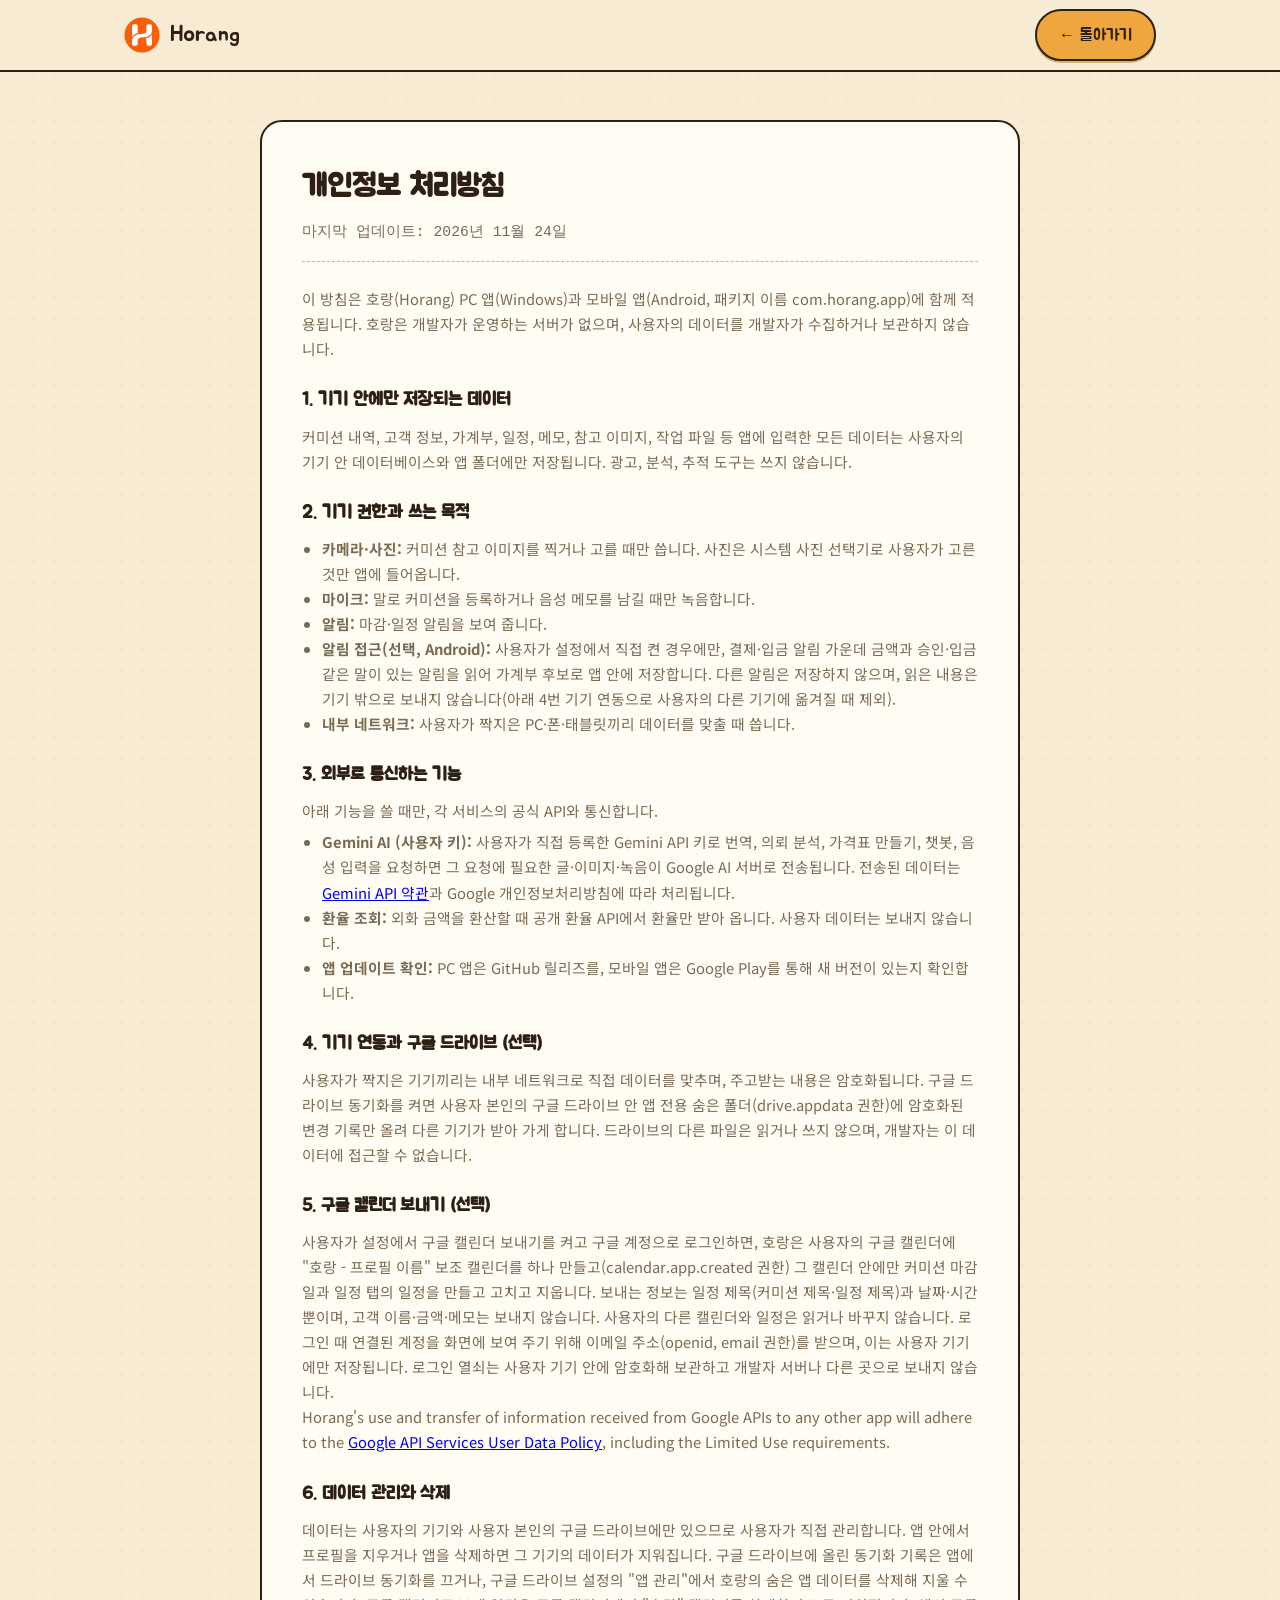
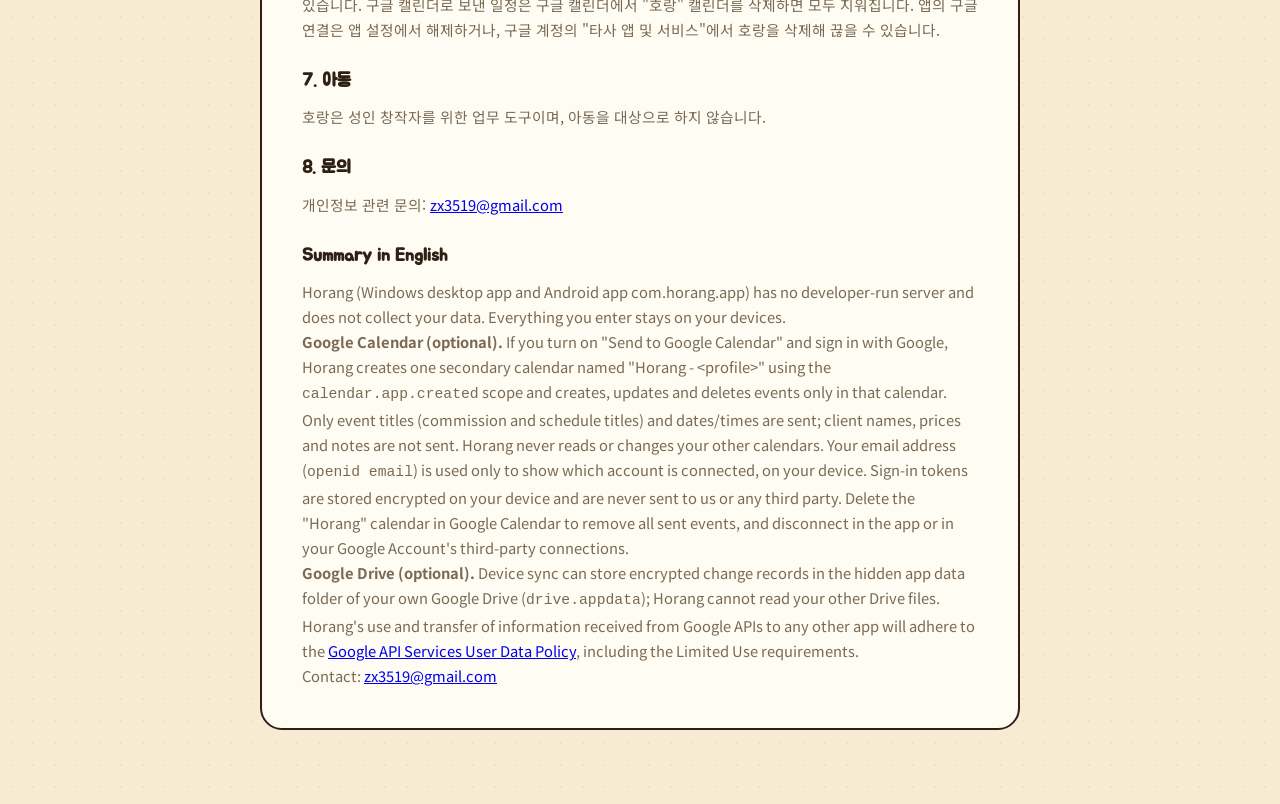
<file: privacy.html>
<!doctype html>
<html lang="ko">
  <head>
    <meta charset="UTF-8" />
    <meta name="viewport" content="width=device-width, initial-scale=1.0" />
    <title>개인정보 처리방침 — Horang</title>
    <link rel="icon" type="image/png" href="icon.png" />
    <link
      href="https://fonts.googleapis.com/css2?family=Jua&family=Noto+Sans+KR:wght@400;500;700&display=swap"
      rel="stylesheet"
    />
    <link rel="stylesheet" href="style.css?v=2.0.0" />
    <style>
      .privacy-container {
        max-width: 760px;
        margin: 120px auto 80px auto;
        padding: 40px;
        background: var(--paper-card);
        border: 2px solid var(--ink);
        border-radius: var(--radius-lg);
      }
      .privacy-container h1 {
        font-family: var(--font-display);
        font-size: 1.9rem;
        margin-bottom: 8px;
        color: var(--ink);
      }
      .privacy-subtitle {
        font-family: var(--font-mono);
        font-size: 0.82rem;
        color: var(--ink-muted);
        margin-bottom: 24px;
        padding-bottom: 16px;
        border-bottom: 1px dashed var(--line-strong);
      }
      .privacy-container h2 {
        font-family: var(--font-display);
        font-size: 1.15rem;
        margin: 24px 0 8px 0;
        color: var(--ink);
      }
      .privacy-container p,
      .privacy-container li {
        font-size: 0.92rem;
        color: var(--ink-muted);
        line-height: 1.7;
      }
      .privacy-container ul {
        margin-left: 20px;
        margin-top: 6px;
      }
    </style>
  </head>
  <body>
    <header class="navbar">
      <div class="container nav-container">
        <a href="index.html" class="nav-brand">
          <img src="icon.png" alt="호랑 로고" class="brand-icon" />
          <span class="brand-name">Horang</span>
        </a>
        <a href="index.html" class="btn btn-primary">← 돌아가기</a>
      </div>
    </header>

    <div class="privacy-container">
      <h1>개인정보 처리방침</h1>
      <p class="privacy-subtitle">마지막 업데이트: 2026년 11월 24일</p>

      <p>
        이 방침은 호랑(Horang) PC 앱(Windows)과 모바일 앱(Android, 패키지 이름 com.horang.app)에
        함께 적용됩니다. 호랑은 개발자가 운영하는 서버가 없으며, 사용자의 데이터를 개발자가 수집하거나
        보관하지 않습니다.
      </p>

      <h2>1. 기기 안에만 저장되는 데이터</h2>
      <p>
        커미션 내역, 고객 정보, 가계부, 일정, 메모, 참고 이미지, 작업 파일 등 앱에 입력한 모든 데이터는
        사용자의 기기 안 데이터베이스와 앱 폴더에만 저장됩니다. 광고, 분석, 추적 도구는 쓰지 않습니다.
      </p>

      <h2>2. 기기 권한과 쓰는 목적</h2>
      <ul>
        <li><strong>카메라·사진:</strong> 커미션 참고 이미지를 찍거나 고를 때만 씁니다. 사진은 시스템 사진 선택기로 사용자가 고른 것만 앱에 들어옵니다.</li>
        <li><strong>마이크:</strong> 말로 커미션을 등록하거나 음성 메모를 남길 때만 녹음합니다.</li>
        <li><strong>알림:</strong> 마감·일정 알림을 보여 줍니다.</li>
        <li>
          <strong>알림 접근(선택, Android):</strong> 사용자가 설정에서 직접 켠 경우에만, 결제·입금 알림 가운데
          금액과 승인·입금 같은 말이 있는 알림을 읽어 가계부 후보로 앱 안에 저장합니다. 다른 알림은 저장하지 않으며,
          읽은 내용은 기기 밖으로 보내지 않습니다(아래 4번 기기 연동으로 사용자의 다른 기기에 옮겨질 때 제외).
        </li>
        <li><strong>내부 네트워크:</strong> 사용자가 짝지은 PC·폰·태블릿끼리 데이터를 맞출 때 씁니다.</li>
      </ul>

      <h2>3. 외부로 통신하는 기능</h2>
      <p>아래 기능을 쓸 때만, 각 서비스의 공식 API와 통신합니다.</p>
      <ul>
        <li>
          <strong>Gemini AI (사용자 키):</strong> 사용자가 직접 등록한 Gemini API 키로 번역, 의뢰 분석, 가격표 만들기,
          챗봇, 음성 입력을 요청하면 그 요청에 필요한 글·이미지·녹음이 Google AI 서버로 전송됩니다. 전송된 데이터는
          <a href="https://ai.google.dev/gemini-api/terms" target="_blank" rel="noopener">Gemini API 약관</a>과
          Google 개인정보처리방침에 따라 처리됩니다.
        </li>
        <li><strong>환율 조회:</strong> 외화 금액을 환산할 때 공개 환율 API에서 환율만 받아 옵니다. 사용자 데이터는 보내지 않습니다.</li>
        <li><strong>앱 업데이트 확인:</strong> PC 앱은 GitHub 릴리즈를, 모바일 앱은 Google Play를 통해 새 버전이 있는지 확인합니다.</li>
      </ul>

      <h2>4. 기기 연동과 구글 드라이브 (선택)</h2>
      <p>
        사용자가 짝지은 기기끼리는 내부 네트워크로 직접 데이터를 맞추며, 주고받는 내용은 암호화됩니다.
        구글 드라이브 동기화를 켜면 사용자 본인의 구글 드라이브 안 앱 전용 숨은 폴더(drive.appdata 권한)에
        암호화된 변경 기록만 올려 다른 기기가 받아 가게 합니다. 드라이브의 다른 파일은 읽거나 쓰지 않으며,
        개발자는 이 데이터에 접근할 수 없습니다.
      </p>

      <h2>5. 구글 캘린더 보내기 (선택)</h2>
      <p>
        사용자가 설정에서 구글 캘린더 보내기를 켜고 구글 계정으로 로그인하면, 호랑은 사용자의 구글 캘린더에
        "호랑 - 프로필 이름" 보조 캘린더를 하나 만들고(calendar.app.created 권한) 그 캘린더 안에만 커미션 마감일과
        일정 탭의 일정을 만들고 고치고 지웁니다. 보내는 정보는 일정 제목(커미션 제목·일정 제목)과 날짜·시간뿐이며,
        고객 이름·금액·메모는 보내지 않습니다. 사용자의 다른 캘린더와 일정은 읽거나 바꾸지 않습니다.
        로그인 때 연결된 계정을 화면에 보여 주기 위해 이메일 주소(openid, email 권한)를 받으며, 이는 사용자 기기에만 저장됩니다.
        로그인 열쇠는 사용자 기기 안에 암호화해 보관하고 개발자 서버나 다른 곳으로 보내지 않습니다.
      </p>
      <p>
        Horang's use and transfer of information received from Google APIs to any other app will adhere to the
        <a href="https://developers.google.com/terms/api-services-user-data-policy" target="_blank" rel="noopener">Google API Services User Data Policy</a>,
        including the Limited Use requirements.
      </p>

      <h2>6. 데이터 관리와 삭제</h2>
      <p>
        데이터는 사용자의 기기와 사용자 본인의 구글 드라이브에만 있으므로 사용자가 직접 관리합니다. 앱 안에서
        프로필을 지우거나 앱을 삭제하면 그 기기의 데이터가 지워집니다. 구글 드라이브에 올린 동기화 기록은 앱에서
        드라이브 동기화를 끄거나, 구글 드라이브 설정의 "앱 관리"에서 호랑의 숨은 앱 데이터를 삭제해 지울 수 있습니다.
        구글 캘린더로 보낸 일정은 구글 캘린더에서 "호랑" 캘린더를 삭제하면 모두 지워집니다. 앱의 구글 연결은 앱 설정에서
        해제하거나, 구글 계정의 "타사 앱 및 서비스"에서 호랑을 삭제해 끊을 수 있습니다.
      </p>

      <h2>7. 아동</h2>
      <p>호랑은 성인 창작자를 위한 업무 도구이며, 아동을 대상으로 하지 않습니다.</p>

      <h2>8. 문의</h2>
      <p>개인정보 관련 문의: <a href="mailto:zx3519@gmail.com">zx3519@gmail.com</a></p>

      <h2 lang="en">Summary in English</h2>
      <div lang="en">
        <p>
          Horang (Windows desktop app and Android app com.horang.app) has no developer-run server and does not collect
          your data. Everything you enter stays on your devices.
        </p>
        <p>
          <strong>Google Calendar (optional).</strong> If you turn on "Send to Google Calendar" and sign in with Google,
          Horang creates one secondary calendar named "Horang - &lt;profile&gt;" using the
          <code>calendar.app.created</code> scope and creates, updates and deletes events only in that calendar. Only
          event titles (commission and schedule titles) and dates/times are sent; client names, prices and notes are not
          sent. Horang never reads or changes your other calendars. Your email address (<code>openid email</code>) is used
          only to show which account is connected, on your device. Sign-in tokens are stored encrypted on your device and
          are never sent to us or any third party. Delete the "Horang" calendar in Google Calendar to remove all sent
          events, and disconnect in the app or in your Google Account's third-party connections.
        </p>
        <p>
          <strong>Google Drive (optional).</strong> Device sync can store encrypted change records in the hidden app data
          folder of your own Google Drive (<code>drive.appdata</code>); Horang cannot read your other Drive files.
        </p>
        <p>
          Horang's use and transfer of information received from Google APIs to any other app will adhere to the
          <a href="https://developers.google.com/terms/api-services-user-data-policy" target="_blank" rel="noopener">Google API Services User Data Policy</a>,
          including the Limited Use requirements.
        </p>
        <p>Contact: <a href="mailto:zx3519@gmail.com">zx3519@gmail.com</a></p>
      </div>
    </div>
  </body>
</html>
</file>
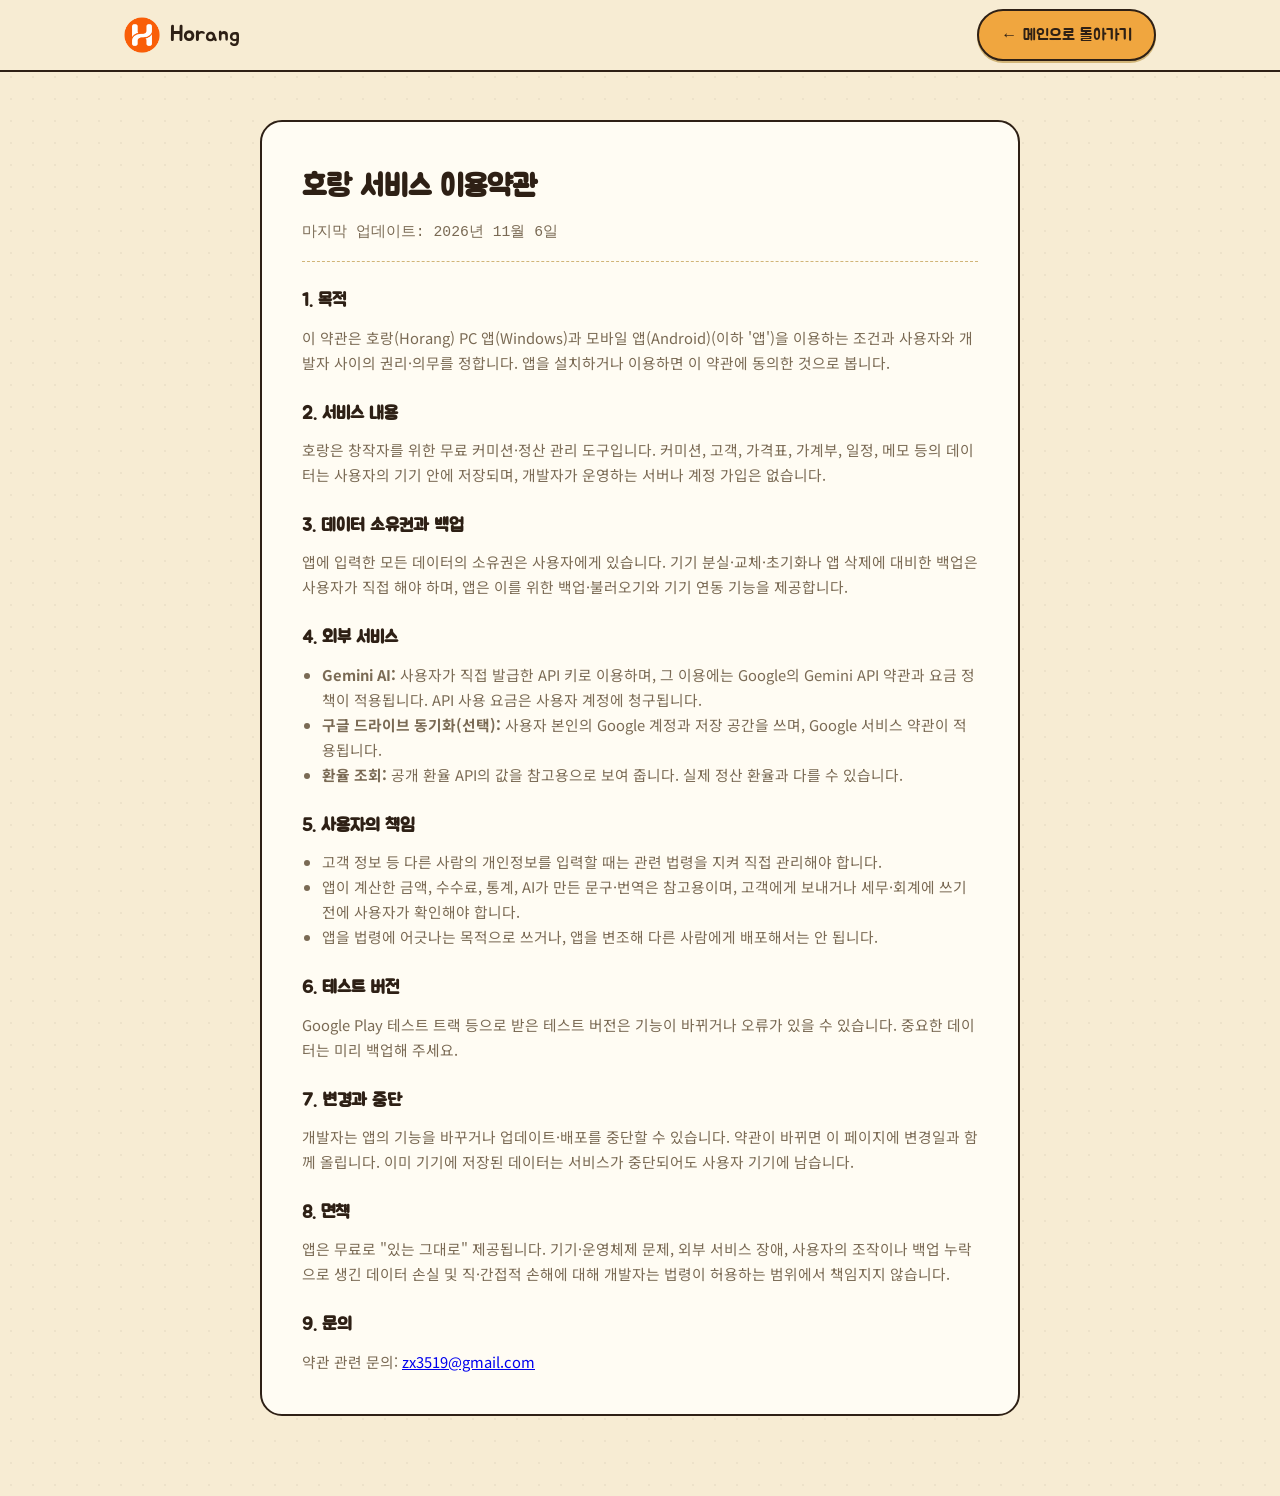
<file: terms.html>
<!doctype html>
<html lang="ko">
  <head>
    <meta charset="UTF-8" />
    <meta name="viewport" content="width=device-width, initial-scale=1.0" />
    <title>이용약관 — Horang</title>
    <link rel="icon" type="image/png" href="icon.png" />
    <link
      href="https://fonts.googleapis.com/css2?family=Jua&family=Noto+Sans+KR:wght@400;500;700&display=swap"
      rel="stylesheet"
    />
    <link rel="stylesheet" href="style.css?v=2.0.0" />
    <style>
      .policy-container {
        max-width: 760px;
        margin: 120px auto 80px auto;
        padding: 40px;
        background: var(--paper-card);
        border: 2px solid var(--ink);
        border-radius: var(--radius-lg);
      }
      .policy-container h1 {
        font-family: var(--font-display);
        font-size: 1.9rem;
        margin-bottom: 8px;
        color: var(--ink);
      }
      .policy-subtitle {
        font-family: var(--font-mono);
        font-size: 0.82rem;
        color: var(--ink-muted);
        margin-bottom: 24px;
        padding-bottom: 16px;
        border-bottom: 1px dashed var(--line-strong);
      }
      .policy-container h2 {
        font-family: var(--font-display);
        font-size: 1.15rem;
        margin: 24px 0 8px 0;
        color: var(--ink);
      }
      .policy-container p,
      .policy-container li {
        font-size: 0.92rem;
        color: var(--ink-muted);
        line-height: 1.7;
      }
      .policy-container ul {
        margin-left: 20px;
        margin-top: 6px;
      }
    </style>
  </head>
  <body>
    <header class="navbar">
      <div class="container nav-container">
        <a href="index.html" class="nav-brand">
          <img src="icon.png" alt="호랑 로고" class="brand-icon" />
          <span class="brand-name">Horang</span>
        </a>
        <a href="index.html" class="btn btn-primary">← 메인으로 돌아가기</a>
      </div>
    </header>

    <div class="policy-container">
      <h1>호랑 서비스 이용약관</h1>
      <p class="policy-subtitle">마지막 업데이트: 2026년 11월 6일</p>

      <h2>1. 목적</h2>
      <p>
        이 약관은 호랑(Horang) PC 앱(Windows)과 모바일 앱(Android)(이하 '앱')을 이용하는 조건과
        사용자와 개발자 사이의 권리·의무를 정합니다. 앱을 설치하거나 이용하면 이 약관에 동의한 것으로 봅니다.
      </p>

      <h2>2. 서비스 내용</h2>
      <p>
        호랑은 창작자를 위한 무료 커미션·정산 관리 도구입니다. 커미션, 고객, 가격표, 가계부, 일정, 메모 등의
        데이터는 사용자의 기기 안에 저장되며, 개발자가 운영하는 서버나 계정 가입은 없습니다.
      </p>

      <h2>3. 데이터 소유권과 백업</h2>
      <p>
        앱에 입력한 모든 데이터의 소유권은 사용자에게 있습니다. 기기 분실·교체·초기화나 앱 삭제에 대비한
        백업은 사용자가 직접 해야 하며, 앱은 이를 위한 백업·불러오기와 기기 연동 기능을 제공합니다.
      </p>

      <h2>4. 외부 서비스</h2>
      <ul>
        <li><strong>Gemini AI:</strong> 사용자가 직접 발급한 API 키로 이용하며, 그 이용에는 Google의 Gemini API 약관과 요금 정책이 적용됩니다. API 사용 요금은 사용자 계정에 청구됩니다.</li>
        <li><strong>구글 드라이브 동기화(선택):</strong> 사용자 본인의 Google 계정과 저장 공간을 쓰며, Google 서비스 약관이 적용됩니다.</li>
        <li><strong>환율 조회:</strong> 공개 환율 API의 값을 참고용으로 보여 줍니다. 실제 정산 환율과 다를 수 있습니다.</li>
      </ul>

      <h2>5. 사용자의 책임</h2>
      <ul>
        <li>고객 정보 등 다른 사람의 개인정보를 입력할 때는 관련 법령을 지켜 직접 관리해야 합니다.</li>
        <li>앱이 계산한 금액, 수수료, 통계, AI가 만든 문구·번역은 참고용이며, 고객에게 보내거나 세무·회계에 쓰기 전에 사용자가 확인해야 합니다.</li>
        <li>앱을 법령에 어긋나는 목적으로 쓰거나, 앱을 변조해 다른 사람에게 배포해서는 안 됩니다.</li>
      </ul>

      <h2>6. 테스트 버전</h2>
      <p>
        Google Play 테스트 트랙 등으로 받은 테스트 버전은 기능이 바뀌거나 오류가 있을 수 있습니다.
        중요한 데이터는 미리 백업해 주세요.
      </p>

      <h2>7. 변경과 중단</h2>
      <p>
        개발자는 앱의 기능을 바꾸거나 업데이트·배포를 중단할 수 있습니다. 약관이 바뀌면 이 페이지에 변경일과 함께
        올립니다. 이미 기기에 저장된 데이터는 서비스가 중단되어도 사용자 기기에 남습니다.
      </p>

      <h2>8. 면책</h2>
      <p>
        앱은 무료로 "있는 그대로" 제공됩니다. 기기·운영체제 문제, 외부 서비스 장애, 사용자의 조작이나 백업 누락으로
        생긴 데이터 손실 및 직·간접적 손해에 대해 개발자는 법령이 허용하는 범위에서 책임지지 않습니다.
      </p>

      <h2>9. 문의</h2>
      <p>약관 관련 문의: <a href="mailto:zx3519@gmail.com">zx3519@gmail.com</a></p>
    </div>
  </body>
</html>
</file>
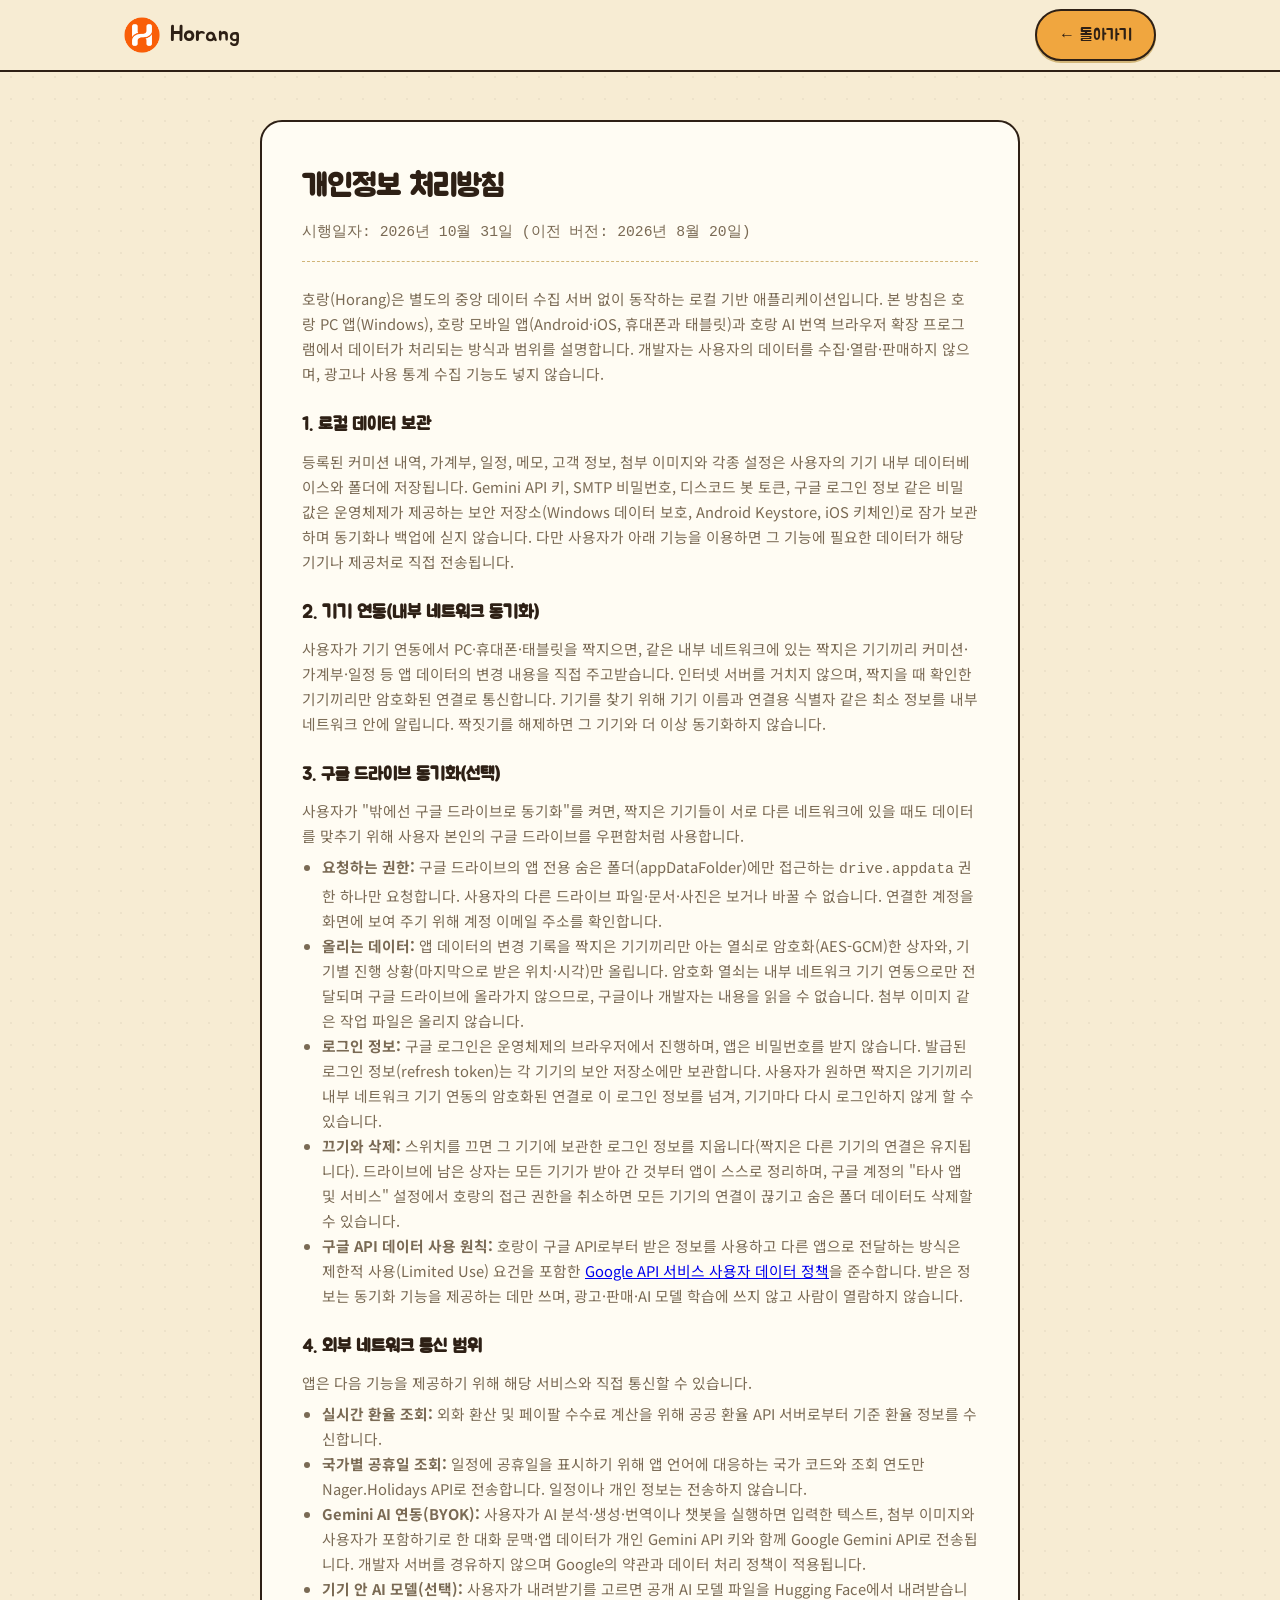
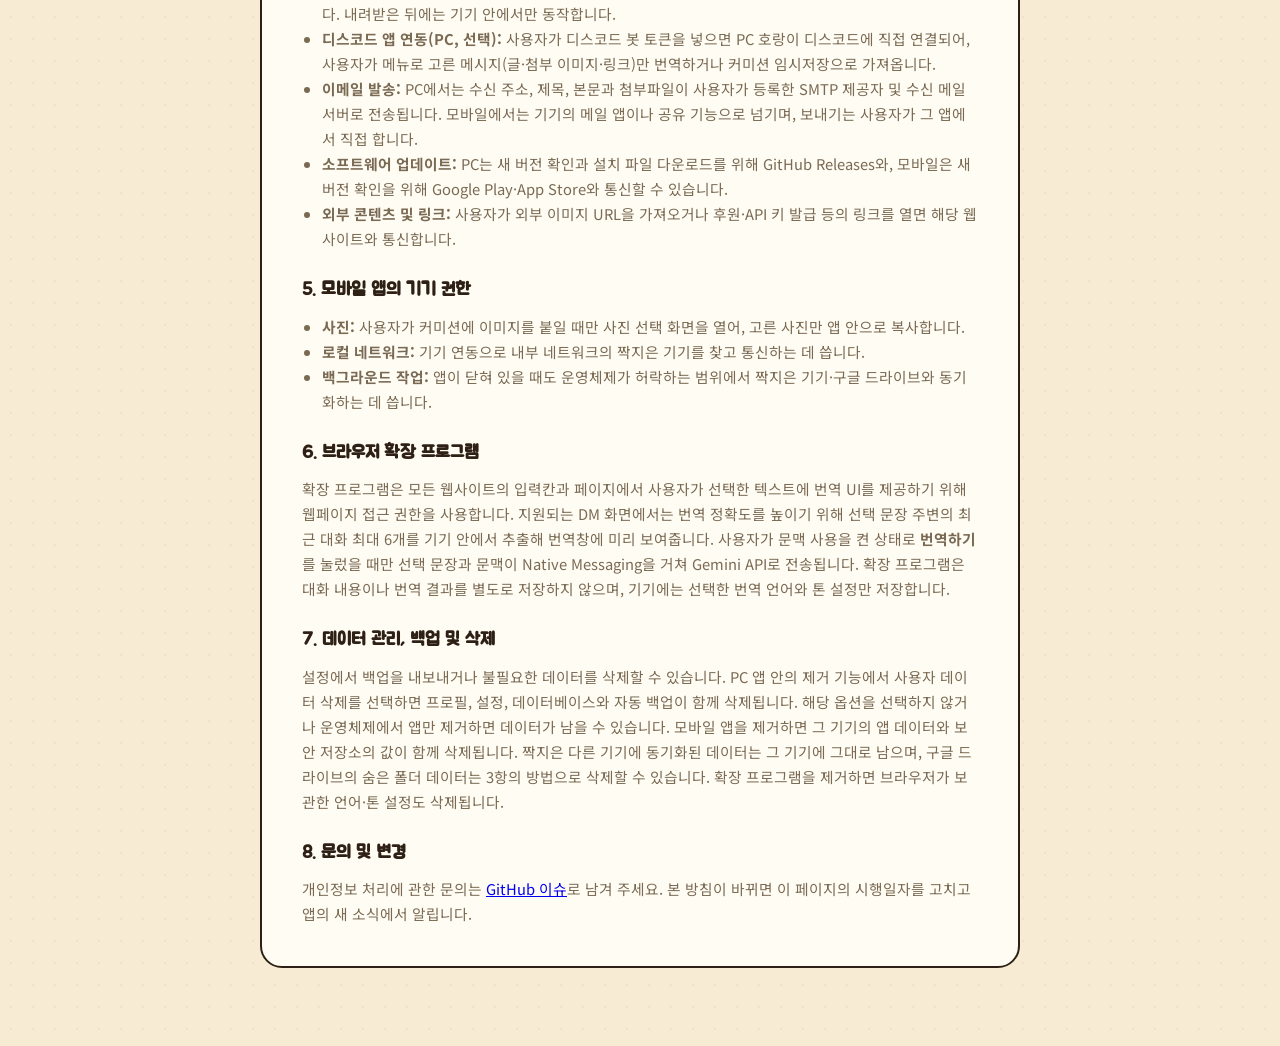
<file: landing/privacy.html>
<!doctype html>
<html lang="ko">
  <head>
    <meta charset="UTF-8" />
    <meta name="viewport" content="width=device-width, initial-scale=1.0" />
    <title>개인정보 처리방침 — Horang</title>
    <link rel="icon" type="image/png" href="icon.png" />
    <link
      href="https://fonts.googleapis.com/css2?family=Jua&family=Noto+Sans+KR:wght@400;500;700&display=swap"
      rel="stylesheet"
    />
    <link rel="stylesheet" href="style.css?v=2.0.0" />
    <style>
      .privacy-container {
        max-width: 760px;
        margin: 120px auto 80px auto;
        padding: 40px;
        background: var(--paper-card);
        border: 2px solid var(--ink);
        border-radius: var(--radius-lg);
      }
      .privacy-container h1 {
        font-family: var(--font-display);
        font-size: 1.9rem;
        margin-bottom: 8px;
        color: var(--ink);
      }
      .privacy-subtitle {
        font-family: var(--font-mono);
        font-size: 0.82rem;
        color: var(--ink-muted);
        margin-bottom: 24px;
        padding-bottom: 16px;
        border-bottom: 1px dashed var(--line-strong);
      }
      .privacy-container h2 {
        font-family: var(--font-display);
        font-size: 1.15rem;
        margin: 24px 0 8px 0;
        color: var(--ink);
      }
      .privacy-container p,
      .privacy-container li {
        font-size: 0.92rem;
        color: var(--ink-muted);
        line-height: 1.7;
      }
      .privacy-container ul {
        margin-left: 20px;
        margin-top: 6px;
      }
    </style>
  </head>
  <body>
    <header class="navbar">
      <div class="container nav-container">
        <a href="index.html" class="nav-brand">
          <img src="icon.png" alt="호랑 로고" class="brand-icon" />
          <span class="brand-name">Horang</span>
        </a>
        <a href="index.html" class="btn btn-primary">← 돌아가기</a>
      </div>
    </header>

    <div class="privacy-container">
      <h1>개인정보 처리방침</h1>
      <p class="privacy-subtitle">시행일자: 2026년 10월 31일 (이전 버전: 2026년 8월 20일)</p>

      <p>
        호랑(Horang)은 별도의 중앙 데이터 수집 서버 없이 동작하는 로컬 기반 애플리케이션입니다. 본
        방침은 호랑 PC 앱(Windows), 호랑 모바일 앱(Android·iOS, 휴대폰과 태블릿)과 호랑 AI 번역
        브라우저 확장 프로그램에서 데이터가 처리되는 방식과 범위를 설명합니다. 개발자는 사용자의
        데이터를 수집·열람·판매하지 않으며, 광고나 사용 통계 수집 기능도 넣지 않습니다.
      </p>

      <h2>1. 로컬 데이터 보관</h2>
      <p>
        등록된 커미션 내역, 가계부, 일정, 메모, 고객 정보, 첨부 이미지와 각종 설정은 사용자의 기기
        내부 데이터베이스와 폴더에 저장됩니다. Gemini API 키, SMTP 비밀번호, 디스코드 봇 토큰, 구글
        로그인 정보 같은 비밀 값은 운영체제가 제공하는 보안 저장소(Windows 데이터 보호, Android
        Keystore, iOS 키체인)로 잠가 보관하며 동기화나 백업에 싣지 않습니다. 다만 사용자가 아래 기능을
        이용하면 그 기능에 필요한 데이터가 해당 기기나 제공처로 직접 전송됩니다.
      </p>

      <h2>2. 기기 연동(내부 네트워크 동기화)</h2>
      <p>
        사용자가 기기 연동에서 PC·휴대폰·태블릿을 짝지으면, 같은 내부 네트워크에 있는 짝지은 기기끼리
        커미션·가계부·일정 등 앱 데이터의 변경 내용을 직접 주고받습니다. 인터넷 서버를 거치지 않으며,
        짝지을 때 확인한 기기끼리만 암호화된 연결로 통신합니다. 기기를 찾기 위해 기기 이름과 연결용 식별자 같은
        최소 정보를 내부 네트워크 안에 알립니다. 짝짓기를 해제하면 그 기기와 더 이상 동기화하지 않습니다.
      </p>

      <h2>3. 구글 드라이브 동기화(선택)</h2>
      <p>
        사용자가 "밖에선 구글 드라이브로 동기화"를 켜면, 짝지은 기기들이 서로 다른 네트워크에 있을 때도
        데이터를 맞추기 위해 사용자 본인의 구글 드라이브를 우편함처럼 사용합니다.
      </p>
      <ul>
        <li>
          <strong>요청하는 권한:</strong> 구글 드라이브의 앱 전용 숨은 폴더(appDataFolder)에만 접근하는
          <code>drive.appdata</code> 권한 하나만 요청합니다. 사용자의 다른 드라이브 파일·문서·사진은
          보거나 바꿀 수 없습니다. 연결한 계정을 화면에 보여 주기 위해 계정 이메일 주소를 확인합니다.
        </li>
        <li>
          <strong>올리는 데이터:</strong> 앱 데이터의 변경 기록을 짝지은 기기끼리만 아는 열쇠로
          암호화(AES-GCM)한 상자와, 기기별 진행 상황(마지막으로 받은 위치·시각)만 올립니다. 암호화
          열쇠는 내부 네트워크 기기 연동으로만 전달되며 구글 드라이브에 올라가지 않으므로, 구글이나
          개발자는 내용을 읽을 수 없습니다. 첨부 이미지 같은 작업 파일은 올리지 않습니다.
        </li>
        <li>
          <strong>로그인 정보:</strong> 구글 로그인은 운영체제의 브라우저에서 진행하며, 앱은 비밀번호를
          받지 않습니다. 발급된 로그인 정보(refresh token)는 각 기기의 보안 저장소에만 보관합니다.
          사용자가 원하면 짝지은 기기끼리 내부 네트워크 기기 연동의 암호화된 연결로 이 로그인 정보를
          넘겨, 기기마다 다시 로그인하지 않게 할 수 있습니다.
        </li>
        <li>
          <strong>끄기와 삭제:</strong> 스위치를 끄면 그 기기에 보관한 로그인 정보를 지웁니다(짝지은 다른
          기기의 연결은 유지됩니다). 드라이브에 남은 상자는 모든 기기가 받아 간 것부터 앱이 스스로
          정리하며, 구글 계정의 "타사 앱 및 서비스" 설정에서 호랑의 접근 권한을 취소하면 모든 기기의
          연결이 끊기고 숨은 폴더 데이터도 삭제할 수 있습니다.
        </li>
        <li>
          <strong>구글 API 데이터 사용 원칙:</strong> 호랑이 구글 API로부터 받은 정보를 사용하고 다른
          앱으로 전달하는 방식은 제한적 사용(Limited Use) 요건을 포함한
          <a href="https://developers.google.com/terms/api-services-user-data-policy" target="_blank" rel="noopener">Google API 서비스 사용자 데이터 정책</a>을
          준수합니다. 받은 정보는 동기화 기능을 제공하는 데만 쓰며, 광고·판매·AI 모델 학습에 쓰지
          않고 사람이 열람하지 않습니다.
        </li>
      </ul>

      <h2>4. 외부 네트워크 통신 범위</h2>
      <p>앱은 다음 기능을 제공하기 위해 해당 서비스와 직접 통신할 수 있습니다.</p>
      <ul>
        <li>
          <strong>실시간 환율 조회:</strong> 외화 환산 및 페이팔 수수료 계산을 위해 공공 환율 API
          서버로부터 기준 환율 정보를 수신합니다.
        </li>
        <li>
          <strong>국가별 공휴일 조회:</strong> 일정에 공휴일을 표시하기 위해 앱 언어에 대응하는 국가
          코드와 조회 연도만 Nager.Holidays API로 전송합니다. 일정이나 개인 정보는 전송하지
          않습니다.
        </li>
        <li>
          <strong>Gemini AI 연동(BYOK):</strong> 사용자가 AI 분석·생성·번역이나 챗봇을 실행하면 입력한
          텍스트, 첨부 이미지와 사용자가 포함하기로 한 대화 문맥·앱 데이터가 개인 Gemini API 키와 함께
          Google Gemini API로 전송됩니다. 개발자 서버를 경유하지 않으며 Google의 약관과 데이터 처리
          정책이 적용됩니다.
        </li>
        <li>
          <strong>기기 안 AI 모델(선택):</strong> 사용자가 내려받기를 고르면 공개 AI 모델 파일을
          Hugging Face에서 내려받습니다. 내려받은 뒤에는 기기 안에서만 동작합니다.
        </li>
        <li>
          <strong>디스코드 앱 연동(PC, 선택):</strong> 사용자가 디스코드 봇 토큰을 넣으면 PC 호랑이
          디스코드에 직접 연결되어, 사용자가 메뉴로 고른 메시지(글·첨부 이미지·링크)만 번역하거나
          커미션 임시저장으로 가져옵니다.
        </li>
        <li>
          <strong>이메일 발송:</strong> PC에서는 수신 주소, 제목, 본문과 첨부파일이 사용자가 등록한
          SMTP 제공자 및 수신 메일 서버로 전송됩니다. 모바일에서는 기기의 메일 앱이나 공유 기능으로
          넘기며, 보내기는 사용자가 그 앱에서 직접 합니다.
        </li>
        <li>
          <strong>소프트웨어 업데이트:</strong> PC는 새 버전 확인과 설치 파일 다운로드를 위해 GitHub
          Releases와, 모바일은 새 버전 확인을 위해 Google Play·App Store와 통신할 수 있습니다.
        </li>
        <li>
          <strong>외부 콘텐츠 및 링크:</strong> 사용자가 외부 이미지 URL을 가져오거나 후원·API 키
          발급 등의 링크를 열면 해당 웹사이트와 통신합니다.
        </li>
      </ul>

      <h2>5. 모바일 앱의 기기 권한</h2>
      <ul>
        <li>
          <strong>사진:</strong> 사용자가 커미션에 이미지를 붙일 때만 사진 선택 화면을 열어, 고른
          사진만 앱 안으로 복사합니다.
        </li>
        <li>
          <strong>로컬 네트워크:</strong> 기기 연동으로 내부 네트워크의 짝지은 기기를 찾고 통신하는 데
          씁니다.
        </li>
        <li>
          <strong>백그라운드 작업:</strong> 앱이 닫혀 있을 때도 운영체제가 허락하는 범위에서 짝지은
          기기·구글 드라이브와 동기화하는 데 씁니다.
        </li>
      </ul>

      <h2>6. 브라우저 확장 프로그램</h2>
      <p>
        확장 프로그램은 모든 웹사이트의 입력칸과 페이지에서 사용자가 선택한 텍스트에 번역 UI를
        제공하기 위해 웹페이지 접근 권한을 사용합니다. 지원되는 DM 화면에서는 번역 정확도를 높이기
        위해 선택 문장 주변의 최근 대화 최대 6개를 기기 안에서 추출해 번역창에 미리 보여줍니다.
        사용자가 문맥 사용을 켠 상태로 <strong>번역하기</strong>를 눌렀을 때만 선택 문장과 문맥이
        Native Messaging을 거쳐 Gemini API로 전송됩니다. 확장 프로그램은 대화 내용이나 번역 결과를
        별도로 저장하지 않으며, 기기에는 선택한 번역 언어와 톤 설정만 저장합니다.
      </p>

      <h2>7. 데이터 관리, 백업 및 삭제</h2>
      <p>
        설정에서 백업을 내보내거나 불필요한 데이터를 삭제할 수 있습니다. PC 앱 안의 제거 기능에서
        사용자 데이터 삭제를 선택하면 프로필, 설정, 데이터베이스와 자동 백업이 함께 삭제됩니다. 해당
        옵션을 선택하지 않거나 운영체제에서 앱만 제거하면 데이터가 남을 수 있습니다. 모바일 앱을
        제거하면 그 기기의 앱 데이터와 보안 저장소의 값이 함께 삭제됩니다. 짝지은 다른 기기에 동기화된
        데이터는 그 기기에 그대로 남으며, 구글 드라이브의 숨은 폴더 데이터는 3항의 방법으로 삭제할 수
        있습니다. 확장 프로그램을 제거하면 브라우저가 보관한 언어·톤 설정도 삭제됩니다.
      </p>

      <h2>8. 문의 및 변경</h2>
      <p>
        개인정보 처리에 관한 문의는
        <a href="https://github.com/zx3519-star/horang/issues" target="_blank" rel="noopener">GitHub 이슈</a>로
        남겨 주세요. 본 방침이 바뀌면 이 페이지의 시행일자를 고치고 앱의 새 소식에서 알립니다.
      </p>
    </div>
  </body>
</html>
</file>
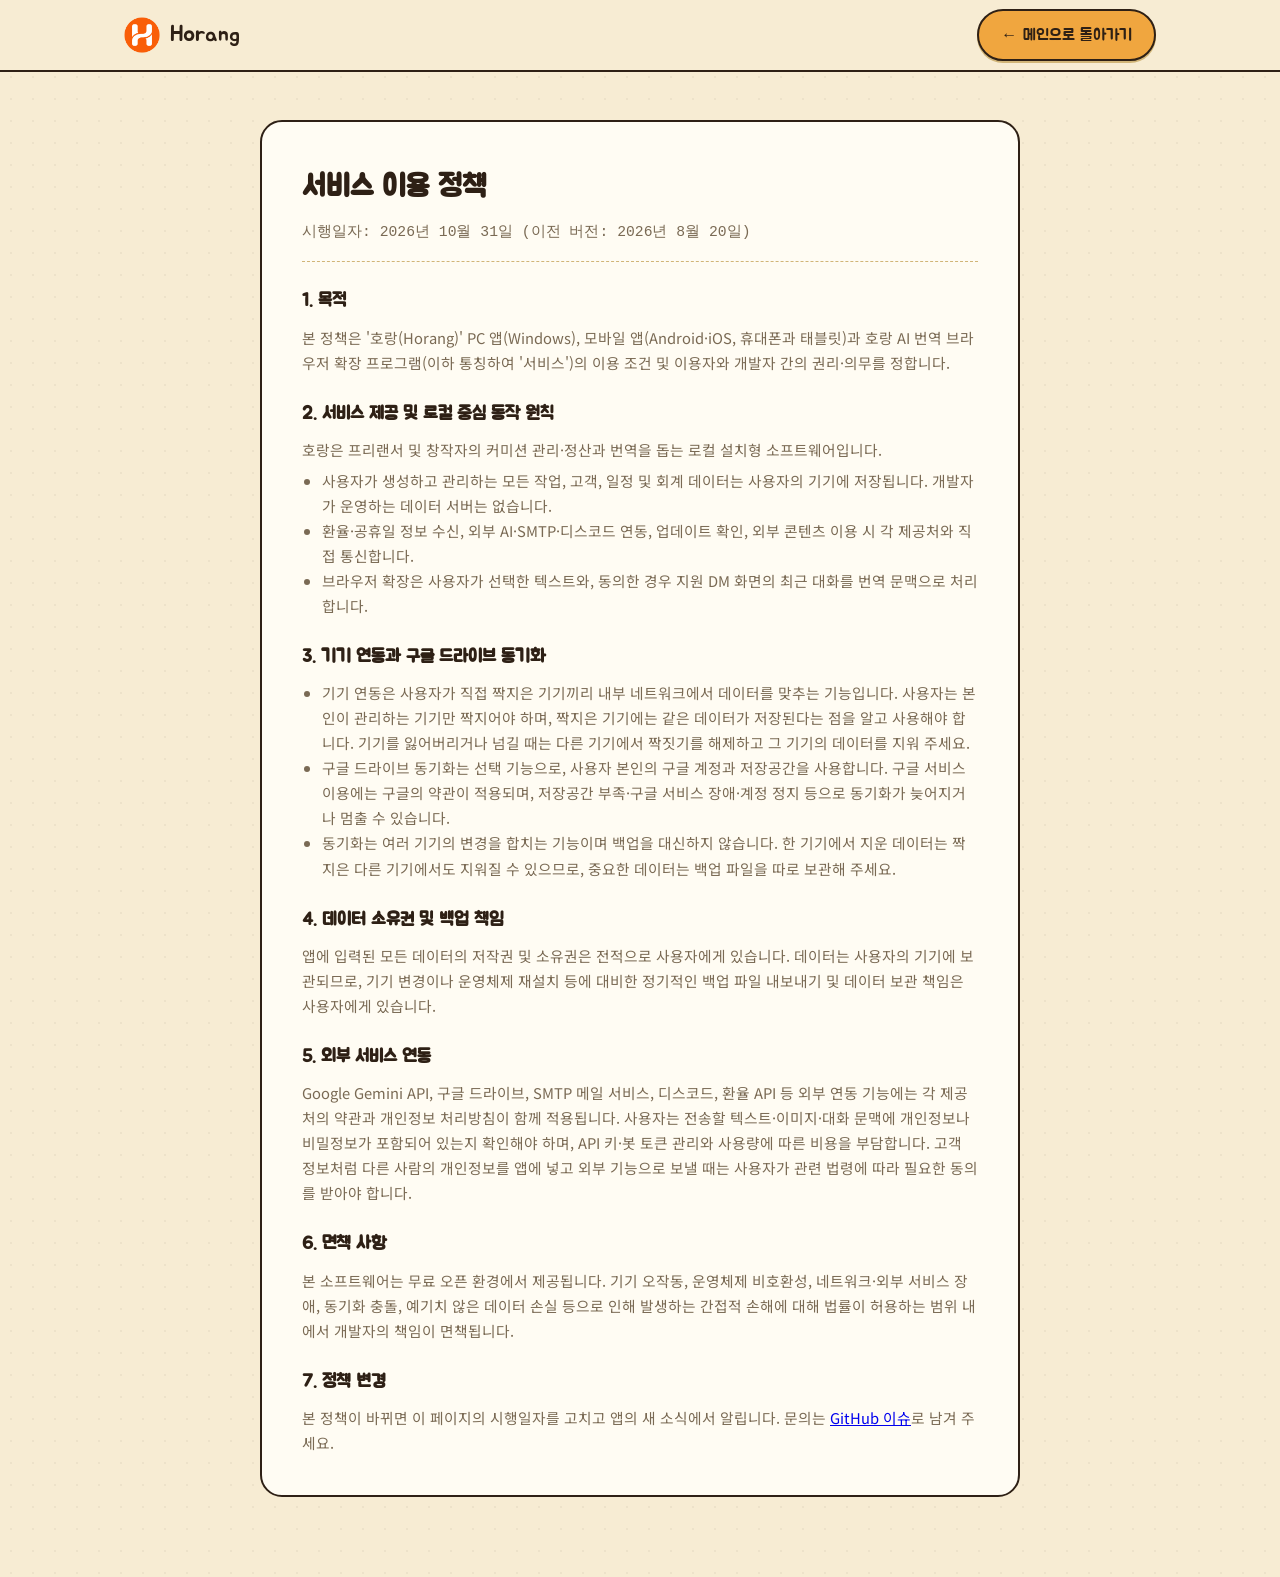
<file: landing/terms.html>
<!doctype html>
<html lang="ko">
  <head>
    <meta charset="UTF-8" />
    <meta name="viewport" content="width=device-width, initial-scale=1.0" />
    <title>이용 정책 — Horang</title>
    <link rel="icon" type="image/png" href="icon.png" />
    <link
      href="https://fonts.googleapis.com/css2?family=Jua&family=Noto+Sans+KR:wght@400;500;700&display=swap"
      rel="stylesheet"
    />
    <link rel="stylesheet" href="style.css?v=2.0.0" />
    <style>
      .policy-container {
        max-width: 760px;
        margin: 120px auto 80px auto;
        padding: 40px;
        background: var(--paper-card);
        border: 2px solid var(--ink);
        border-radius: var(--radius-lg);
      }
      .policy-container h1 {
        font-family: var(--font-display);
        font-size: 1.9rem;
        margin-bottom: 8px;
        color: var(--ink);
      }
      .policy-subtitle {
        font-family: var(--font-mono);
        font-size: 0.82rem;
        color: var(--ink-muted);
        margin-bottom: 24px;
        padding-bottom: 16px;
        border-bottom: 1px dashed var(--line-strong);
      }
      .policy-container h2 {
        font-family: var(--font-display);
        font-size: 1.15rem;
        margin: 24px 0 8px 0;
        color: var(--ink);
      }
      .policy-container p,
      .policy-container li {
        font-size: 0.92rem;
        color: var(--ink-muted);
        line-height: 1.7;
      }
      .policy-container ul {
        margin-left: 20px;
        margin-top: 6px;
      }
    </style>
  </head>
  <body>
    <header class="navbar">
      <div class="container nav-container">
        <a href="index.html" class="nav-brand">
          <img src="icon.png" alt="호랑 로고" class="brand-icon" />
          <span class="brand-name">Horang</span>
        </a>
        <a href="index.html" class="btn btn-primary">← 메인으로 돌아가기</a>
      </div>
    </header>

    <div class="policy-container">
      <h1>서비스 이용 정책</h1>
      <p class="policy-subtitle">시행일자: 2026년 10월 31일 (이전 버전: 2026년 8월 20일)</p>

      <h2>1. 목적</h2>
      <p>
        본 정책은 '호랑(Horang)' PC 앱(Windows), 모바일 앱(Android·iOS, 휴대폰과 태블릿)과 호랑 AI
        번역 브라우저 확장 프로그램(이하 통칭하여 '서비스')의 이용 조건 및 이용자와 개발자 간의
        권리·의무를 정합니다.
      </p>

      <h2>2. 서비스 제공 및 로컬 중심 동작 원칙</h2>
      <p>
        호랑은 프리랜서 및 창작자의 커미션 관리·정산과 번역을 돕는 로컬 설치형 소프트웨어입니다.
      </p>
      <ul>
        <li>
          사용자가 생성하고 관리하는 모든 작업, 고객, 일정 및 회계 데이터는 사용자의 기기에
          저장됩니다. 개발자가 운영하는 데이터 서버는 없습니다.
        </li>
        <li>
          환율·공휴일 정보 수신, 외부 AI·SMTP·디스코드 연동, 업데이트 확인, 외부 콘텐츠 이용 시 각
          제공처와 직접 통신합니다.
        </li>
        <li>
          브라우저 확장은 사용자가 선택한 텍스트와, 동의한 경우 지원 DM 화면의 최근 대화를 번역
          문맥으로 처리합니다.
        </li>
      </ul>

      <h2>3. 기기 연동과 구글 드라이브 동기화</h2>
      <ul>
        <li>
          기기 연동은 사용자가 직접 짝지은 기기끼리 내부 네트워크에서 데이터를 맞추는 기능입니다.
          사용자는 본인이 관리하는 기기만 짝지어야 하며, 짝지은 기기에는 같은 데이터가 저장된다는 점을
          알고 사용해야 합니다. 기기를 잃어버리거나 넘길 때는 다른 기기에서 짝짓기를 해제하고 그 기기의
          데이터를 지워 주세요.
        </li>
        <li>
          구글 드라이브 동기화는 선택 기능으로, 사용자 본인의 구글 계정과 저장공간을 사용합니다. 구글
          서비스 이용에는 구글의 약관이 적용되며, 저장공간 부족·구글 서비스 장애·계정 정지 등으로
          동기화가 늦어지거나 멈출 수 있습니다.
        </li>
        <li>
          동기화는 여러 기기의 변경을 합치는 기능이며 백업을 대신하지 않습니다. 한 기기에서 지운
          데이터는 짝지은 다른 기기에서도 지워질 수 있으므로, 중요한 데이터는 백업 파일을 따로
          보관해 주세요.
        </li>
      </ul>

      <h2>4. 데이터 소유권 및 백업 책임</h2>
      <p>
        앱에 입력된 모든 데이터의 저작권 및 소유권은 전적으로 사용자에게 있습니다. 데이터는 사용자의
        기기에 보관되므로, 기기 변경이나 운영체제 재설치 등에 대비한 정기적인 백업 파일 내보내기 및
        데이터 보관 책임은 사용자에게 있습니다.
      </p>

      <h2>5. 외부 서비스 연동</h2>
      <p>
        Google Gemini API, 구글 드라이브, SMTP 메일 서비스, 디스코드, 환율 API 등 외부 연동 기능에는
        각 제공처의 약관과 개인정보 처리방침이 함께 적용됩니다. 사용자는 전송할 텍스트·이미지·대화
        문맥에 개인정보나 비밀정보가 포함되어 있는지 확인해야 하며, API 키·봇 토큰 관리와 사용량에
        따른 비용을 부담합니다. 고객 정보처럼 다른 사람의 개인정보를 앱에 넣고 외부 기능으로 보낼
        때는 사용자가 관련 법령에 따라 필요한 동의를 받아야 합니다.
      </p>

      <h2>6. 면책 사항</h2>
      <p>
        본 소프트웨어는 무료 오픈 환경에서 제공됩니다. 기기 오작동, 운영체제 비호환성, 네트워크·외부
        서비스 장애, 동기화 충돌, 예기치 않은 데이터 손실 등으로 인해 발생하는 간접적 손해에 대해
        법률이 허용하는 범위 내에서 개발자의 책임이 면책됩니다.
      </p>

      <h2>7. 정책 변경</h2>
      <p>
        본 정책이 바뀌면 이 페이지의 시행일자를 고치고 앱의 새 소식에서 알립니다. 문의는
        <a href="https://github.com/zx3519-star/horang/issues" target="_blank" rel="noopener">GitHub 이슈</a>로
        남겨 주세요.
      </p>
    </div>
  </body>
</html>
</file>
<file: style.css>
/* ==========================================
   Horang Landing Page — Design System
   Concept: 프리랜서 일러스트레이터의 커미션 장부(ledger).
   팔레트는 마스코트 SVG의 실제 색상에서 그대로 가져옴 - 임의의
   "따뜻한 크림+테라코타" 배색이 아니라 이 캐릭터의 색.
   단일 테마(따뜻한 종이 톤)로 확정 - 다크모드 토글 없음.
   ========================================== */

:root {
  --font-display: 'Jua', 'Fredoka', sans-serif;
  --font-body: 'Noto Sans KR', sans-serif;
  --font-mono: 'IBM Plex Mono', monospace;

  /* Paper */
  --paper: #f7ecd3;
  --paper-card: #fffcf3;
  --paper-raised: #fff8e8;

  /* Ink */
  --ink: #2e2015;
  --ink-muted: #7a6a54;
  --ink-faint: #a9977c;

  /* Tiger palette (mascot.svg) */
  --tiger: #f0a63f;
  --tiger-deep: #c97a1f;
  --stamp: #e05a34;
  --stripe: #3a2a20;

  --line: #e2cd9e;
  --line-strong: #d1b578;

  /* Semantic, kept muted/warm so the tiger accent stays the one loud color */
  --green: #5a8f5e;
  --red: #c0503a;

  --radius-sm: 10px;
  --radius-lg: 22px;
  --radius-tag: 4px 16px 4px 16px;
  --radius-pill: 999px;

  --shadow-card: 0 2px 0 var(--line-strong);
  --shadow-lift: 0 10px 26px rgba(58, 42, 32, 0.16);

  --transition: all 0.22s cubic-bezier(0.16, 1, 0.3, 1);
}

/* Reset */
*,
*::before,
*::after {
  box-sizing: border-box;
  margin: 0;
  padding: 0;
}

html {
  scroll-behavior: smooth;
  font-size: 16px;
}

body {
  font-family: var(--font-body);
  background-color: var(--paper);
  color: var(--ink);
  line-height: 1.65;
  background-image:
    radial-gradient(rgba(58, 42, 32, 0.05) 1px, transparent 1px);
  background-size: 22px 22px;
}

.container {
  max-width: 1080px;
  margin: 0 auto;
  padding: 0 24px;
}

.mono-num {
  font-family: var(--font-mono);
  font-variant-numeric: tabular-nums;
}

/* ==========================================
   Tiger-stripe divider band — used sparingly as
   a real graphic motif tied to the mascot, not decoration
   ========================================== */
.stripe-divider {
  height: 14px;
  background: repeating-linear-gradient(
    -35deg,
    var(--stripe) 0 10px,
    var(--tiger) 10px 26px
  );
  opacity: 0.9;
}

/* ==========================================
   Buttons — thick ink outline + hard offset shadow,
   like a rubber-stamped ticket, not a flat SaaS pill
   ========================================== */
.btn {
  display: inline-flex;
  align-items: center;
  justify-content: center;
  gap: 8px;
  padding: 11px 22px;
  font-family: var(--font-display);
  font-size: 1rem;
  letter-spacing: 0.01em;
  border-radius: var(--radius-pill);
  text-decoration: none;
  transition: var(--transition);
  cursor: pointer;
  border: 2px solid var(--ink);
  box-shadow: var(--shadow-card);
}

.btn-primary {
  background: var(--tiger);
  color: var(--ink);
}
.btn-primary:hover {
  background: var(--stamp);
  color: #fff8e8;
  transform: translate(-1px, -2px);
  box-shadow: 4px 6px 0 var(--ink);
}

.btn-hero-primary {
  background: var(--stamp);
  color: #fff8e8;
  padding: 15px 30px;
  font-size: 1.1rem;
  box-shadow: 3px 4px 0 var(--ink);
}
.btn-hero-primary:hover {
  transform: translate(-1px, -2px);
  box-shadow: 5px 7px 0 var(--ink);
}

/* Navbar */
.navbar {
  position: fixed;
  top: 0;
  left: 0;
  right: 0;
  height: 72px;
  z-index: 1000;
  background: rgba(247, 236, 211, 0.92);
  backdrop-filter: blur(10px);
  border-bottom: 2px solid var(--ink);
}
.nav-container {
  display: flex;
  align-items: center;
  justify-content: space-between;
  height: 100%;
}
.nav-brand {
  display: flex;
  align-items: center;
  gap: 10px;
  text-decoration: none;
  color: var(--ink);
}
.brand-icon {
  width: 36px;
  height: 36px;
  /* border-radius: var(--radius-tag); */
  /* border: 2px solid var(--ink); */
}
.brand-name {
  font-family: var(--font-display);
  font-size: 1.35rem;
  display: flex;
  align-items: center;
  gap: 8px;
}
.brand-tag {
  font-family: var(--font-mono);
  font-size: 0.72rem;
  padding: 3px 9px;
  border-radius: var(--radius-pill);
  background: var(--stripe);
  color: var(--tiger);
  font-weight: 600;
}

.nav-menu {
  display: flex;
  gap: 30px;
}
.nav-menu a {
  color: var(--ink-muted);
  text-decoration: none;
  font-size: 0.92rem;
  font-weight: 600;
  transition: var(--transition);
}
.nav-menu a:hover {
  color: var(--stamp);
}

.nav-actions {
  display: flex;
  align-items: center;
  gap: 12px;
}

/* 다크모드 토글은 없앴다 - 마스코트가 사는 이 따뜻한 종이 톤 하나로
   확정한 의도적 선택. 버튼 자체를 HTML에서도 제거했다. */
.theme-toggle-btn {
  display: none;
}

/* ==========================================
   Hero — asymmetric: 왼쪽 텍스트+CTA, 오른쪽 마스코트+영수증형
   통계 카드. 가운데 정렬된 뻔한 히어로 대신.
   ========================================== */
.hero {
  padding-top: 148px;
  padding-bottom: 60px;
}
.hero-container {
  display: flex;
  flex-direction: column;
  align-items: center;
  justify-content: center;
  text-align: center;
  gap: 48px;
}
.hero-left {
  display: flex;
  flex-direction: column;
  align-items: center;
  text-align: center;
  gap: 20px;
}

.hero-badge {
  display: inline-flex;
  align-items: center;
  gap: 8px;
  padding: 6px 14px 6px 6px;
  background: var(--paper-card);
  border: 2px solid var(--ink);
  border-radius: var(--radius-pill);
  font-size: 0.85rem;
  font-weight: 700;
  color: var(--ink);
}
.badge-mascot-img {
  width: 26px;
  height: 26px;
  object-fit: contain;
}

.hero-title {
  font-family: var(--font-display);
  font-size: 3rem;
  line-height: 1.28;
  color: var(--ink);
  text-wrap: balance;
}
.hero-title .hl {
  color: var(--stamp);
}
.hero-desc {
  font-size: 1.08rem;
  color: var(--ink-muted);
  max-width: 480px;
}

.hero-cta-group {
  margin-top: 4px;
}

/* Reassurance Download Notice — receipt-note styling */
.download-notice {
  margin-top: 4px;
  max-width: 100%;
  background: var(--paper-card);
  border: 2px dashed var(--line-strong);
  border-radius: var(--radius-sm);
  padding: 14px 18px;
  font-size: 0.84rem;
  color: var(--ink-muted);
  display: flex;
  align-items: center;
  gap: 12px;
  text-align: left;
  line-height: 1.55;
}
.download-notice .notice-icon {
  width: 20px;
  height: 20px;
  color: var(--tiger-deep);
  flex-shrink: 0;
}
.download-notice strong {
  color: var(--ink);
  font-weight: 700;
}
.download-notice u {
  color: var(--stamp);
  font-weight: 700;
  text-decoration: none;
}

.hero-stats {
  display: flex;
  flex-wrap: wrap;
  align-items: center;
  gap: 18px;
  font-size: 0.86rem;
  color: var(--ink-muted);
  font-weight: 600;
}
.stat-item {
  display: flex;
  align-items: center;
  gap: 6px;
}
.stat-item i {
  color: var(--tiger-deep);
  width: 17px;
  height: 17px;
}

/* Hero right — mascot in a stamped circle + ledger receipt card */
.hero-right {
  display: flex;
  flex-direction: column;
  align-items: center;
  gap: 18px;
}
.hero-mascot-stamp {
  width: 220px;
  height: 220px;
  border-radius: 50%;
  background: var(--paper-raised);
  border: 3px solid var(--ink);
  display: flex;
  align-items: center;
  justify-content: center;
  padding: 18px;
  position: relative;
}
.hero-mascot-stamp::after {
  content: '';
  position: absolute;
  inset: 10px;
  border-radius: 50%;
  border: 2px dashed var(--tiger);
}
.hero-mascot-stamp img {
  width: 100%;
  height: 100%;
}

.hero-receipt {
  width: 100%;
  max-width: 260px;
  background: var(--paper-card);
  border: 2px solid var(--ink);
  border-radius: var(--radius-sm);
  padding: 16px 18px;
  font-family: var(--font-mono);
  font-size: 0.82rem;
  box-shadow: var(--shadow-card);
}
.hero-receipt-row {
  display: flex;
  justify-content: space-between;
  padding: 5px 0;
  color: var(--ink-muted);
}
.hero-receipt-row b {
  color: var(--ink);
  font-weight: 600;
}
.hero-receipt-divider {
  border-top: 1px dashed var(--line-strong);
  margin: 6px 0;
}
.hero-receipt-total {
  display: flex;
  justify-content: space-between;
  padding-top: 4px;
  font-weight: 700;
  color: var(--stamp);
}

/* Hero App Preview Mockup */
.hero-preview-wrapper {
  margin-top: 56px;
  width: 100%;
}

.app-window-frame {
  background: var(--paper-card);
  border: 3px solid var(--ink);
  border-radius: 18px;
  overflow: hidden;
  box-shadow: var(--shadow-lift);
  transition: var(--transition);
}
.app-window-frame:hover {
  transform: translateY(-4px);
}

.app-window-header {
  height: 40px;
  background: var(--paper-raised);
  border-bottom: 2px solid var(--ink);
  display: flex;
  align-items: center;
  padding: 0 16px;
  position: relative;
}
.window-controls {
  display: flex;
  align-items: center;
  gap: 8px;
}
.window-controls .control {
  width: 11px;
  height: 11px;
  border-radius: 50%;
  border: 1.5px solid var(--ink);
}
.window-controls .control.red {
  background: #e05a34;
}
.window-controls .control.yellow {
  background: #f0a63f;
}
.window-controls .control.green {
  background: #7fa66a;
}
.window-title {
  position: absolute;
  left: 50%;
  transform: translateX(-50%);
  font-family: var(--font-mono);
  font-size: 0.78rem;
  font-weight: 600;
  color: var(--ink-muted);
}
.app-window-body {
  width: 100%;
  background: var(--paper);
  line-height: 0;
}
.preview-img {
  width: 100%;
  height: auto;
  display: block;
}

/* Section Common */
.section {
  padding: 80px 0;
}
.section-header {
  text-align: center;
  margin-bottom: 46px;
}
.section-eyebrow {
  display: inline-block;
  font-family: var(--font-mono);
  font-size: 0.78rem;
  font-weight: 600;
  letter-spacing: 0.06em;
  color: var(--tiger-deep);
  margin-bottom: 8px;
}
.section-title {
  font-family: var(--font-display);
  font-size: 2.1rem;
  color: var(--ink);
  text-wrap: balance;
}
.section-desc {
  font-size: 0.96rem;
  color: var(--ink-muted);
  margin-top: 8px;
}

/* ==========================================
   Feature Grid — index-card 스타일. 모서리를 균일한
   rounded-lg 대신 비대칭으로(스티커/메모지 느낌).
   ========================================== */
.features-grid {
  display: grid;
  grid-template-columns: repeat(2, 1fr);
  gap: 18px;
}
.feature-card {
  background: var(--paper-card);
  border: 2px solid var(--ink);
  border-radius: var(--radius-tag);
  padding: 26px;
  display: flex;
  flex-direction: column;
  gap: 12px;
  transition: var(--transition);
  box-shadow: var(--shadow-card);
}
.feature-card:hover {
  transform: translate(-2px, -3px);
  box-shadow: 5px 6px 0 var(--ink);
}
.feature-card-wide {
  grid-column: span 2;
  flex-direction: row;
  align-items: center;
  gap: 22px;
}
.feature-wide-content h3 {
  font-family: var(--font-display);
  font-size: 1.2rem;
  margin-bottom: 4px;
}

.feature-icon-box {
  width: 46px;
  height: 46px;
  border-radius: 50%;
  background: var(--tiger);
  color: var(--ink);
  border: 2px solid var(--ink);
  display: flex;
  align-items: center;
  justify-content: center;
  flex-shrink: 0;
}
.feature-card h3 {
  font-family: var(--font-display);
  font-size: 1.2rem;
}
.feature-card p {
  font-size: 0.92rem;
  color: var(--ink-muted);
}

/* ==========================================
   AI Section — "official stamp" card
   ========================================== */
.ai-box {
  background: var(--stripe);
  color: #f4e9cf;
  border-radius: 22px;
  padding: 44px;
  position: relative;
  overflow: hidden;
}
.ai-box .section-title,
.ai-box .section-eyebrow {
  color: #fdf4de;
}
.ai-box .section-desc {
  color: #c9b593;
}
.badge-ai {
  display: inline-flex;
  align-items: center;
  gap: 6px;
  font-family: var(--font-mono);
  font-size: 0.78rem;
  font-weight: 700;
  color: var(--stripe);
  background: var(--tiger);
  padding: 5px 13px;
  border-radius: var(--radius-pill);
  margin-bottom: 14px;
  border: 2px solid var(--ink);
}
.ai-features-grid {
  display: grid;
  grid-template-columns: repeat(2, 1fr);
  gap: 16px;
}
.ai-card {
  background: rgba(247, 236, 211, 0.06);
  border: 1.5px solid rgba(247, 236, 211, 0.22);
  border-radius: var(--radius-sm);
  padding: 20px;
  display: flex;
  flex-direction: column;
  gap: 8px;
  transition: var(--transition);
}
.ai-card:hover {
  border-color: var(--tiger);
  background: rgba(247, 236, 211, 0.1);
}
.ai-card-icon {
  width: 38px;
  height: 38px;
  border-radius: var(--radius-tag);
  background: var(--tiger);
  color: var(--stripe);
  display: flex;
  align-items: center;
  justify-content: center;
}
.ai-card h4 {
  font-family: var(--font-display);
  font-size: 1.02rem;
  color: #fdf4de;
}
.ai-card p {
  font-size: 0.88rem;
  color: #c9b593;
}

/* ==========================================
   FAQ Section — ledger-line list
   ========================================== */
.faq-list {
  max-width: 760px;
  margin: 0 auto;
  display: flex;
  flex-direction: column;
}
.faq-item {
  border-bottom: 1px dashed var(--line-strong);
}
.faq-item:first-child {
  border-top: 1px dashed var(--line-strong);
}
.faq-question {
  padding: 20px 4px;
  display: flex;
  align-items: center;
  justify-content: space-between;
  font-weight: 700;
  font-size: 1rem;
  cursor: pointer;
  user-select: none;
  gap: 16px;
}
.faq-question span {
  flex: 1;
}
.faq-arrow {
  color: var(--tiger-deep);
  transition: transform 0.3s ease;
  flex-shrink: 0;
}
.faq-item.faq-open .faq-arrow {
  transform: rotate(180deg);
}
.faq-answer {
  max-height: 0;
  overflow: hidden;
  transition: max-height 0.35s ease;
}
.faq-answer p {
  padding: 0 4px 20px 4px;
  font-size: 0.92rem;
  color: var(--ink-muted);
}

/* ==========================================
   CTA Banner — 큰 스탬프 티켓
   ========================================== */
.cta-section {
  padding: 40px 0 90px 0;
}
.cta-card {
  background: var(--paper-card);
  border: 3px solid var(--ink);
  border-radius: 26px;
  padding: 50px;
  display: flex;
  align-items: center;
  justify-content: space-between;
  box-shadow: var(--shadow-lift);
  position: relative;
}
.cta-content h2 {
  font-family: var(--font-display);
  font-size: 1.9rem;
  margin-bottom: 22px;
  text-wrap: balance;
}
.cta-mascot-box {
  width: 180px;
  height: 180px;
  border-radius: 50%;
  /* background: var(--tiger);
  border: 3px solid var(--ink); */
  display: flex;
  align-items: center;
  justify-content: center;
  padding: 14px;
  flex-shrink: 0;
}
.cta-mascot-img {
  width: 100%;
  height: 100%;
  object-fit: contain;
}

/* ==========================================
   Footer — stripe-brown band, ties the palette
   together with the mascot's darkest tone
   ========================================== */
.footer {
  background: var(--stripe);
  color: #d8c7a4;
  padding: 40px 0;
}
.footer-container {
  display: flex;
  align-items: center;
  justify-content: space-between;
  flex-wrap: wrap;
  gap: 16px;
}
.footer-brand {
  display: flex;
  align-items: center;
  gap: 8px;
  font-family: var(--font-display);
  font-size: 1.05rem;
  color: #fdf4de;
}
.footer-icon {
  width: 28px;
  height: 28px;
  border-radius: var(--radius-tag);
}
.footer-copy {
  font-family: var(--font-mono);
  font-size: 0.8rem;
  color: #a3906f;
}
.footer-links {
  display: flex;
  gap: 22px;
}
.footer-links a {
  font-size: 0.85rem;
  color: #d8c7a4;
  text-decoration: none;
  font-weight: 600;
}
.footer-links a:hover {
  color: var(--tiger);
}

/* ==========================================
   Scroll Reveal Fade-In & Slide-Up Animations
   ========================================== */
.reveal {
  opacity: 0;
  transform: translateY(24px);
  transition:
    opacity 0.55s cubic-bezier(0.16, 1, 0.3, 1),
    transform 0.55s cubic-bezier(0.16, 1, 0.3, 1);
}
.reveal.active {
  opacity: 1;
  transform: translateY(0);
}

.delay-1 {
  transition-delay: 0.08s;
}
.delay-2 {
  transition-delay: 0.16s;
}
.delay-3 {
  transition-delay: 0.24s;
}
.delay-4 {
  transition-delay: 0.32s;
}

@media (prefers-reduced-motion: reduce) {
  .reveal {
    opacity: 1;
    transform: none;
    transition: none;
  }
  .btn,
  .feature-card,
  .ai-card,
  .app-window-frame,
  .showcase-image-box img {
    transition: none !important;
  }
}

/* Responsive */
@media (max-width: 900px) {
  .hero-title {
    font-size: 2.3rem;
  }
  .hero-desc {
    max-width: 100%;
  }
  .hero-right {
    order: -1;
  }
  .hero-mascot-stamp {
    width: 160px;
    height: 160px;
  }
  .showcase-grid {
    grid-template-columns: 1fr;
  }
}

@media (max-width: 768px) {
  .nav-menu {
    display: none;
  }
  .hero-stats {
    justify-content: center;
  }
  .features-grid {
    grid-template-columns: 1fr;
  }
  .feature-card-wide {
    grid-column: span 1;
    flex-direction: column;
    align-items: flex-start;
  }
  .ai-features-grid {
    grid-template-columns: 1fr;
  }
  .cta-card {
    flex-direction: column-reverse;
    text-align: center;
    gap: 22px;
    padding: 34px;
  }
  .cta-content h2 {
    margin-bottom: 0;
  }
  .download-notice {
    flex-direction: column;
    text-align: center;
  }
}

/* ==========================================
   Screens Showcase — 스케치북에 테이프로 붙인 사진 느낌
   ========================================== */
.screens-section {
  padding: 64px 0;
}

.showcase-tabs {
  display: flex;
  justify-content: center;
  flex-wrap: wrap;
  gap: 8px;
  margin-bottom: 34px;
}

.tab-btn {
  display: inline-flex;
  align-items: center;
  gap: 8px;
  padding: 10px 18px;
  font-size: 0.9rem;
  font-weight: 700;
  border-radius: var(--radius-pill);
  border: 2px solid var(--ink);
  background: var(--paper-card);
  color: var(--ink-muted);
  cursor: pointer;
  transition: var(--transition);
}

.tab-btn:hover {
  color: var(--stamp);
}

.tab-btn.active {
  background: var(--tiger);
  color: var(--ink);
  box-shadow: 3px 3px 0 var(--ink);
}

.showcase-display {
  position: relative;
}

.showcase-panel {
  display: none;
}

.showcase-panel.active {
  display: block;
  animation: fadeIn 0.4s cubic-bezier(0.16, 1, 0.3, 1);
}

@keyframes fadeIn {
  from {
    opacity: 0;
    transform: translateY(12px);
  }
  to {
    opacity: 1;
    transform: translateY(0);
  }
}

.showcase-grid {
  display: grid;
  grid-template-columns: 1fr 1.3fr;
  gap: 34px;
  align-items: center;
  background: var(--paper-card);
  border: 2px solid var(--ink);
  border-radius: 24px;
  padding: 38px;
  box-shadow: var(--shadow-card);
}

.showcase-info {
  display: flex;
  flex-direction: column;
  align-items: flex-start;
  gap: 14px;
}

.showcase-badge {
  display: inline-block;
  padding: 4px 12px;
  font-family: var(--font-mono);
  font-size: 0.78rem;
  font-weight: 600;
  border-radius: var(--radius-pill);
  background: var(--paper-raised);
  color: var(--tiger-deep);
  border: 1.5px solid var(--line-strong);
}

.showcase-info h3 {
  font-family: var(--font-display);
  font-size: 1.5rem;
  line-height: 1.35;
}

.showcase-info p {
  color: var(--ink-muted);
  font-size: 0.95rem;
  line-height: 1.6;
}

.showcase-list {
  list-style: none;
  display: flex;
  flex-direction: column;
  gap: 10px;
  margin-top: 6px;
}

.showcase-list li {
  display: flex;
  align-items: center;
  gap: 10px;
  font-size: 0.9rem;
  font-weight: 600;
  color: var(--ink);
}

.showcase-list li i {
  width: 18px;
  height: 18px;
  color: var(--tiger-deep);
  flex-shrink: 0;
}

.showcase-image-box {
  position: relative;
  border-radius: 14px;
  overflow: hidden;
  border: 2px solid var(--ink);
  box-shadow: var(--shadow-card);
  cursor: pointer;
  transform: rotate(-1.2deg);
  transition: var(--transition);
}
.showcase-image-box:hover {
  transform: rotate(0deg) translateY(-3px);
}

.showcase-image-box img {
  width: 100%;
  height: auto;
  display: block;
  transition: transform 0.4s ease;
}

.zoom-overlay {
  position: absolute;
  inset: 0;
  background: rgba(46, 32, 21, 0.55);
  backdrop-filter: blur(2px);
  display: flex;
  align-items: center;
  justify-content: center;
  gap: 8px;
  color: #fff8e8;
  font-weight: 700;
  font-size: 0.95rem;
  opacity: 0;
  transition: opacity 0.25s ease;
}

.showcase-image-box:hover .zoom-overlay {
  opacity: 1;
}

/* Lightbox Modal */
.lightbox-modal {
  display: none;
  position: fixed;
  z-index: 9999;
  inset: 0;
  background-color: rgba(46, 32, 21, 0.92);
  backdrop-filter: blur(6px);
  align-items: center;
  justify-content: center;
  padding: 24px;
}

.lightbox-modal.open {
  display: flex;
  animation: fadeIn 0.25s ease;
}

.lightbox-content {
  max-width: 92%;
  max-height: 90vh;
  border-radius: 12px;
  border: 3px solid var(--paper-card);
  box-shadow: 0 20px 60px rgba(0, 0, 0, 0.5);
  object-fit: contain;
}

.lightbox-close {
  position: absolute;
  top: 24px;
  right: 32px;
  color: #fff8e8;
  font-size: 36px;
  font-weight: bold;
  cursor: pointer;
  transition: color 0.2s ease;
}

.lightbox-close:hover {
  color: var(--tiger);
}

@media (max-width: 480px) {
  .hero-title {
    font-size: 1.9rem;
  }
}
</file>
<file: landing/style.css>
/* ==========================================
   Horang Landing Page — Design System
   Concept: 프리랜서 일러스트레이터의 커미션 장부(ledger).
   팔레트는 마스코트 SVG의 실제 색상에서 그대로 가져옴 - 임의의
   "따뜻한 크림+테라코타" 배색이 아니라 이 캐릭터의 색.
   단일 테마(따뜻한 종이 톤)로 확정 - 다크모드 토글 없음.
   ========================================== */

:root {
  --font-display: 'Jua', 'Fredoka', sans-serif;
  --font-body: 'Noto Sans KR', sans-serif;
  --font-mono: 'IBM Plex Mono', monospace;

  /* Paper */
  --paper: #f7ecd3;
  --paper-card: #fffcf3;
  --paper-raised: #fff8e8;

  /* Ink */
  --ink: #2e2015;
  --ink-muted: #7a6a54;
  --ink-faint: #a9977c;

  /* Tiger palette (mascot.svg) */
  --tiger: #f0a63f;
  --tiger-deep: #c97a1f;
  --stamp: #e05a34;
  --stripe: #3a2a20;

  --line: #e2cd9e;
  --line-strong: #d1b578;

  /* Semantic, kept muted/warm so the tiger accent stays the one loud color */
  --green: #5a8f5e;
  --red: #c0503a;

  --radius-sm: 10px;
  --radius-lg: 22px;
  --radius-tag: 4px 16px 4px 16px;
  --radius-pill: 999px;

  --shadow-card: 0 2px 0 var(--line-strong);
  --shadow-lift: 0 10px 26px rgba(58, 42, 32, 0.16);

  --transition: all 0.22s cubic-bezier(0.16, 1, 0.3, 1);
}

/* Reset */
*,
*::before,
*::after {
  box-sizing: border-box;
  margin: 0;
  padding: 0;
}

html {
  scroll-behavior: smooth;
  font-size: 16px;
}

body {
  font-family: var(--font-body);
  background-color: var(--paper);
  color: var(--ink);
  line-height: 1.65;
  background-image:
    radial-gradient(rgba(58, 42, 32, 0.05) 1px, transparent 1px);
  background-size: 22px 22px;
}

.container {
  max-width: 1080px;
  margin: 0 auto;
  padding: 0 24px;
}

.mono-num {
  font-family: var(--font-mono);
  font-variant-numeric: tabular-nums;
}

/* ==========================================
   Tiger-stripe divider band — used sparingly as
   a real graphic motif tied to the mascot, not decoration
   ========================================== */
.stripe-divider {
  height: 14px;
  background: repeating-linear-gradient(
    -35deg,
    var(--stripe) 0 10px,
    var(--tiger) 10px 26px
  );
  opacity: 0.9;
}

/* ==========================================
   Buttons — thick ink outline + hard offset shadow,
   like a rubber-stamped ticket, not a flat SaaS pill
   ========================================== */
.btn {
  display: inline-flex;
  align-items: center;
  justify-content: center;
  gap: 8px;
  padding: 11px 22px;
  font-family: var(--font-display);
  font-size: 1rem;
  letter-spacing: 0.01em;
  border-radius: var(--radius-pill);
  text-decoration: none;
  transition: var(--transition);
  cursor: pointer;
  border: 2px solid var(--ink);
  box-shadow: var(--shadow-card);
}

.btn-primary {
  background: var(--tiger);
  color: var(--ink);
}
.btn-primary:hover {
  background: var(--stamp);
  color: #fff8e8;
  transform: translate(-1px, -2px);
  box-shadow: 4px 6px 0 var(--ink);
}

.btn-hero-primary {
  background: var(--stamp);
  color: #fff8e8;
  padding: 15px 30px;
  font-size: 1.1rem;
  box-shadow: 3px 4px 0 var(--ink);
}
.btn-hero-primary:hover {
  transform: translate(-1px, -2px);
  box-shadow: 5px 7px 0 var(--ink);
}

/* Navbar */
.navbar {
  position: fixed;
  top: 0;
  left: 0;
  right: 0;
  height: 72px;
  z-index: 1000;
  background: rgba(247, 236, 211, 0.92);
  backdrop-filter: blur(10px);
  border-bottom: 2px solid var(--ink);
}
.nav-container {
  display: flex;
  align-items: center;
  justify-content: space-between;
  height: 100%;
}
.nav-brand {
  display: flex;
  align-items: center;
  gap: 10px;
  text-decoration: none;
  color: var(--ink);
}
.brand-icon {
  width: 36px;
  height: 36px;
  /* border-radius: var(--radius-tag); */
  /* border: 2px solid var(--ink); */
}
.brand-name {
  font-family: var(--font-display);
  font-size: 1.35rem;
  display: flex;
  align-items: center;
  gap: 8px;
}
.brand-tag {
  font-family: var(--font-mono);
  font-size: 0.72rem;
  padding: 3px 9px;
  border-radius: var(--radius-pill);
  background: var(--stripe);
  color: var(--tiger);
  font-weight: 600;
}

.nav-menu {
  display: flex;
  gap: 30px;
}
.nav-menu a {
  color: var(--ink-muted);
  text-decoration: none;
  font-size: 0.92rem;
  font-weight: 600;
  transition: var(--transition);
}
.nav-menu a:hover {
  color: var(--stamp);
}

.nav-actions {
  display: flex;
  align-items: center;
  gap: 12px;
}

/* 다크모드 토글은 없앴다 - 마스코트가 사는 이 따뜻한 종이 톤 하나로
   확정한 의도적 선택. 버튼 자체를 HTML에서도 제거했다. */
.theme-toggle-btn {
  display: none;
}

/* ==========================================
   Hero — asymmetric: 왼쪽 텍스트+CTA, 오른쪽 마스코트+영수증형
   통계 카드. 가운데 정렬된 뻔한 히어로 대신.
   ========================================== */
.hero {
  padding-top: 148px;
  padding-bottom: 60px;
}
.hero-container {
  display: flex;
  flex-direction: column;
  align-items: center;
  justify-content: center;
  text-align: center;
  gap: 48px;
}
.hero-left {
  display: flex;
  flex-direction: column;
  align-items: center;
  text-align: center;
  gap: 20px;
}

.hero-badge {
  display: inline-flex;
  align-items: center;
  gap: 8px;
  padding: 6px 14px 6px 6px;
  background: var(--paper-card);
  border: 2px solid var(--ink);
  border-radius: var(--radius-pill);
  font-size: 0.85rem;
  font-weight: 700;
  color: var(--ink);
}
.badge-mascot-img {
  width: 26px;
  height: 26px;
  object-fit: contain;
}

.hero-title {
  font-family: var(--font-display);
  font-size: 3rem;
  line-height: 1.28;
  color: var(--ink);
  text-wrap: balance;
}
.hero-title .hl {
  color: var(--stamp);
}
.hero-desc {
  font-size: 1.08rem;
  color: var(--ink-muted);
  max-width: 480px;
}

.hero-cta-group {
  margin-top: 4px;
}

/* Reassurance Download Notice — receipt-note styling */
.download-notice {
  margin-top: 4px;
  max-width: 100%;
  background: var(--paper-card);
  border: 2px dashed var(--line-strong);
  border-radius: var(--radius-sm);
  padding: 14px 18px;
  font-size: 0.84rem;
  color: var(--ink-muted);
  display: flex;
  align-items: center;
  gap: 12px;
  text-align: left;
  line-height: 1.55;
}
.download-notice .notice-icon {
  width: 20px;
  height: 20px;
  color: var(--tiger-deep);
  flex-shrink: 0;
}
.download-notice strong {
  color: var(--ink);
  font-weight: 700;
}
.download-notice u {
  color: var(--stamp);
  font-weight: 700;
  text-decoration: none;
}

.hero-stats {
  display: flex;
  flex-wrap: wrap;
  align-items: center;
  gap: 18px;
  font-size: 0.86rem;
  color: var(--ink-muted);
  font-weight: 600;
}
.stat-item {
  display: flex;
  align-items: center;
  gap: 6px;
}
.stat-item i {
  color: var(--tiger-deep);
  width: 17px;
  height: 17px;
}

/* Hero right — mascot in a stamped circle + ledger receipt card */
.hero-right {
  display: flex;
  flex-direction: column;
  align-items: center;
  gap: 18px;
}
.hero-mascot-stamp {
  width: 220px;
  height: 220px;
  border-radius: 50%;
  background: var(--paper-raised);
  border: 3px solid var(--ink);
  display: flex;
  align-items: center;
  justify-content: center;
  padding: 18px;
  position: relative;
}
.hero-mascot-stamp::after {
  content: '';
  position: absolute;
  inset: 10px;
  border-radius: 50%;
  border: 2px dashed var(--tiger);
}
.hero-mascot-stamp img {
  width: 100%;
  height: 100%;
}

.hero-receipt {
  width: 100%;
  max-width: 260px;
  background: var(--paper-card);
  border: 2px solid var(--ink);
  border-radius: var(--radius-sm);
  padding: 16px 18px;
  font-family: var(--font-mono);
  font-size: 0.82rem;
  box-shadow: var(--shadow-card);
}
.hero-receipt-row {
  display: flex;
  justify-content: space-between;
  padding: 5px 0;
  color: var(--ink-muted);
}
.hero-receipt-row b {
  color: var(--ink);
  font-weight: 600;
}
.hero-receipt-divider {
  border-top: 1px dashed var(--line-strong);
  margin: 6px 0;
}
.hero-receipt-total {
  display: flex;
  justify-content: space-between;
  padding-top: 4px;
  font-weight: 700;
  color: var(--stamp);
}

/* Hero App Preview Mockup */
.hero-preview-wrapper {
  margin-top: 56px;
  width: 100%;
}

.app-window-frame {
  background: var(--paper-card);
  border: 3px solid var(--ink);
  border-radius: 18px;
  overflow: hidden;
  box-shadow: var(--shadow-lift);
  transition: var(--transition);
}
.app-window-frame:hover {
  transform: translateY(-4px);
}

.app-window-header {
  height: 40px;
  background: var(--paper-raised);
  border-bottom: 2px solid var(--ink);
  display: flex;
  align-items: center;
  padding: 0 16px;
  position: relative;
}
.window-controls {
  display: flex;
  align-items: center;
  gap: 8px;
}
.window-controls .control {
  width: 11px;
  height: 11px;
  border-radius: 50%;
  border: 1.5px solid var(--ink);
}
.window-controls .control.red {
  background: #e05a34;
}
.window-controls .control.yellow {
  background: #f0a63f;
}
.window-controls .control.green {
  background: #7fa66a;
}
.window-title {
  position: absolute;
  left: 50%;
  transform: translateX(-50%);
  font-family: var(--font-mono);
  font-size: 0.78rem;
  font-weight: 600;
  color: var(--ink-muted);
}
.app-window-body {
  width: 100%;
  background: var(--paper);
  line-height: 0;
}
.preview-img {
  width: 100%;
  height: auto;
  display: block;
}

/* Section Common */
.section {
  padding: 80px 0;
}
.section-header {
  text-align: center;
  margin-bottom: 46px;
}
.section-eyebrow {
  display: inline-block;
  font-family: var(--font-mono);
  font-size: 0.78rem;
  font-weight: 600;
  letter-spacing: 0.06em;
  color: var(--tiger-deep);
  margin-bottom: 8px;
}
.section-title {
  font-family: var(--font-display);
  font-size: 2.1rem;
  color: var(--ink);
  text-wrap: balance;
}
.section-desc {
  font-size: 0.96rem;
  color: var(--ink-muted);
  margin-top: 8px;
}

/* ==========================================
   Feature Grid — index-card 스타일. 모서리를 균일한
   rounded-lg 대신 비대칭으로(스티커/메모지 느낌).
   ========================================== */
.features-grid {
  display: grid;
  grid-template-columns: repeat(2, 1fr);
  gap: 18px;
}
.feature-card {
  background: var(--paper-card);
  border: 2px solid var(--ink);
  border-radius: var(--radius-tag);
  padding: 26px;
  display: flex;
  flex-direction: column;
  gap: 12px;
  transition: var(--transition);
  box-shadow: var(--shadow-card);
}
.feature-card:hover {
  transform: translate(-2px, -3px);
  box-shadow: 5px 6px 0 var(--ink);
}
.feature-card-wide {
  grid-column: span 2;
  flex-direction: row;
  align-items: center;
  gap: 22px;
}
.feature-wide-content h3 {
  font-family: var(--font-display);
  font-size: 1.2rem;
  margin-bottom: 4px;
}

.feature-icon-box {
  width: 46px;
  height: 46px;
  border-radius: 50%;
  background: var(--tiger);
  color: var(--ink);
  border: 2px solid var(--ink);
  display: flex;
  align-items: center;
  justify-content: center;
  flex-shrink: 0;
}
.feature-card h3 {
  font-family: var(--font-display);
  font-size: 1.2rem;
}
.feature-card p {
  font-size: 0.92rem;
  color: var(--ink-muted);
}

/* ==========================================
   AI Section — "official stamp" card
   ========================================== */
.ai-box {
  background: var(--stripe);
  color: #f4e9cf;
  border-radius: 22px;
  padding: 44px;
  position: relative;
  overflow: hidden;
}
.ai-box .section-title,
.ai-box .section-eyebrow {
  color: #fdf4de;
}
.ai-box .section-desc {
  color: #c9b593;
}
.badge-ai {
  display: inline-flex;
  align-items: center;
  gap: 6px;
  font-family: var(--font-mono);
  font-size: 0.78rem;
  font-weight: 700;
  color: var(--stripe);
  background: var(--tiger);
  padding: 5px 13px;
  border-radius: var(--radius-pill);
  margin-bottom: 14px;
  border: 2px solid var(--ink);
}
.ai-features-grid {
  display: grid;
  grid-template-columns: repeat(2, 1fr);
  gap: 16px;
}
.ai-card {
  background: rgba(247, 236, 211, 0.06);
  border: 1.5px solid rgba(247, 236, 211, 0.22);
  border-radius: var(--radius-sm);
  padding: 20px;
  display: flex;
  flex-direction: column;
  gap: 8px;
  transition: var(--transition);
}
.ai-card:hover {
  border-color: var(--tiger);
  background: rgba(247, 236, 211, 0.1);
}
.ai-card-icon {
  width: 38px;
  height: 38px;
  border-radius: var(--radius-tag);
  background: var(--tiger);
  color: var(--stripe);
  display: flex;
  align-items: center;
  justify-content: center;
}
.ai-card h4 {
  font-family: var(--font-display);
  font-size: 1.02rem;
  color: #fdf4de;
}
.ai-card p {
  font-size: 0.88rem;
  color: #c9b593;
}

/* ==========================================
   FAQ Section — ledger-line list
   ========================================== */
.faq-list {
  max-width: 760px;
  margin: 0 auto;
  display: flex;
  flex-direction: column;
}
.faq-item {
  border-bottom: 1px dashed var(--line-strong);
}
.faq-item:first-child {
  border-top: 1px dashed var(--line-strong);
}
.faq-question {
  padding: 20px 4px;
  display: flex;
  align-items: center;
  justify-content: space-between;
  font-weight: 700;
  font-size: 1rem;
  cursor: pointer;
  user-select: none;
  gap: 16px;
}
.faq-question span {
  flex: 1;
}
.faq-arrow {
  color: var(--tiger-deep);
  transition: transform 0.3s ease;
  flex-shrink: 0;
}
.faq-item.faq-open .faq-arrow {
  transform: rotate(180deg);
}
.faq-answer {
  max-height: 0;
  overflow: hidden;
  transition: max-height 0.35s ease;
}
.faq-answer p {
  padding: 0 4px 20px 4px;
  font-size: 0.92rem;
  color: var(--ink-muted);
}

/* ==========================================
   CTA Banner — 큰 스탬프 티켓
   ========================================== */
.cta-section {
  padding: 40px 0 90px 0;
}
.cta-card {
  background: var(--paper-card);
  border: 3px solid var(--ink);
  border-radius: 26px;
  padding: 50px;
  display: flex;
  align-items: center;
  justify-content: space-between;
  box-shadow: var(--shadow-lift);
  position: relative;
}
.cta-content h2 {
  font-family: var(--font-display);
  font-size: 1.9rem;
  margin-bottom: 22px;
  text-wrap: balance;
}
.cta-mascot-box {
  width: 180px;
  height: 180px;
  border-radius: 50%;
  /* background: var(--tiger);
  border: 3px solid var(--ink); */
  display: flex;
  align-items: center;
  justify-content: center;
  padding: 14px;
  flex-shrink: 0;
}
.cta-mascot-img {
  width: 100%;
  height: 100%;
  object-fit: contain;
}

/* ==========================================
   Footer — stripe-brown band, ties the palette
   together with the mascot's darkest tone
   ========================================== */
.footer {
  background: var(--stripe);
  color: #d8c7a4;
  padding: 40px 0;
}
.footer-container {
  display: flex;
  align-items: center;
  justify-content: space-between;
  flex-wrap: wrap;
  gap: 16px;
}
.footer-brand {
  display: flex;
  align-items: center;
  gap: 8px;
  font-family: var(--font-display);
  font-size: 1.05rem;
  color: #fdf4de;
}
.footer-icon {
  width: 28px;
  height: 28px;
  border-radius: var(--radius-tag);
}
.footer-copy {
  font-family: var(--font-mono);
  font-size: 0.8rem;
  color: #a3906f;
}
.footer-links {
  display: flex;
  gap: 22px;
}
.footer-links a {
  font-size: 0.85rem;
  color: #d8c7a4;
  text-decoration: none;
  font-weight: 600;
}
.footer-links a:hover {
  color: var(--tiger);
}

/* ==========================================
   Scroll Reveal Fade-In & Slide-Up Animations
   ========================================== */
.reveal {
  opacity: 0;
  transform: translateY(24px);
  transition:
    opacity 0.55s cubic-bezier(0.16, 1, 0.3, 1),
    transform 0.55s cubic-bezier(0.16, 1, 0.3, 1);
}
.reveal.active {
  opacity: 1;
  transform: translateY(0);
}

.delay-1 {
  transition-delay: 0.08s;
}
.delay-2 {
  transition-delay: 0.16s;
}
.delay-3 {
  transition-delay: 0.24s;
}
.delay-4 {
  transition-delay: 0.32s;
}

@media (prefers-reduced-motion: reduce) {
  .reveal {
    opacity: 1;
    transform: none;
    transition: none;
  }
  .btn,
  .feature-card,
  .ai-card,
  .app-window-frame,
  .showcase-image-box img {
    transition: none !important;
  }
}

/* Responsive */
@media (max-width: 900px) {
  .hero-title {
    font-size: 2.3rem;
  }
  .hero-desc {
    max-width: 100%;
  }
  .hero-right {
    order: -1;
  }
  .hero-mascot-stamp {
    width: 160px;
    height: 160px;
  }
  .showcase-grid {
    grid-template-columns: 1fr;
  }
}

@media (max-width: 768px) {
  .nav-menu {
    display: none;
  }
  .hero-stats {
    justify-content: center;
  }
  .features-grid {
    grid-template-columns: 1fr;
  }
  .feature-card-wide {
    grid-column: span 1;
    flex-direction: column;
    align-items: flex-start;
  }
  .ai-features-grid {
    grid-template-columns: 1fr;
  }
  .cta-card {
    flex-direction: column-reverse;
    text-align: center;
    gap: 22px;
    padding: 34px;
  }
  .cta-content h2 {
    margin-bottom: 0;
  }
  .download-notice {
    flex-direction: column;
    text-align: center;
  }
}

/* ==========================================
   Screens Showcase — 스케치북에 테이프로 붙인 사진 느낌
   ========================================== */
.screens-section {
  padding: 64px 0;
}

.showcase-tabs {
  display: flex;
  justify-content: center;
  flex-wrap: wrap;
  gap: 8px;
  margin-bottom: 34px;
}

.tab-btn {
  display: inline-flex;
  align-items: center;
  gap: 8px;
  padding: 10px 18px;
  font-size: 0.9rem;
  font-weight: 700;
  border-radius: var(--radius-pill);
  border: 2px solid var(--ink);
  background: var(--paper-card);
  color: var(--ink-muted);
  cursor: pointer;
  transition: var(--transition);
}

.tab-btn:hover {
  color: var(--stamp);
}

.tab-btn.active {
  background: var(--tiger);
  color: var(--ink);
  box-shadow: 3px 3px 0 var(--ink);
}

.showcase-display {
  position: relative;
}

.showcase-panel {
  display: none;
}

.showcase-panel.active {
  display: block;
  animation: fadeIn 0.4s cubic-bezier(0.16, 1, 0.3, 1);
}

@keyframes fadeIn {
  from {
    opacity: 0;
    transform: translateY(12px);
  }
  to {
    opacity: 1;
    transform: translateY(0);
  }
}

.showcase-grid {
  display: grid;
  grid-template-columns: 1fr 1.3fr;
  gap: 34px;
  align-items: center;
  background: var(--paper-card);
  border: 2px solid var(--ink);
  border-radius: 24px;
  padding: 38px;
  box-shadow: var(--shadow-card);
}

.showcase-info {
  display: flex;
  flex-direction: column;
  align-items: flex-start;
  gap: 14px;
}

.showcase-badge {
  display: inline-block;
  padding: 4px 12px;
  font-family: var(--font-mono);
  font-size: 0.78rem;
  font-weight: 600;
  border-radius: var(--radius-pill);
  background: var(--paper-raised);
  color: var(--tiger-deep);
  border: 1.5px solid var(--line-strong);
}

.showcase-info h3 {
  font-family: var(--font-display);
  font-size: 1.5rem;
  line-height: 1.35;
}

.showcase-info p {
  color: var(--ink-muted);
  font-size: 0.95rem;
  line-height: 1.6;
}

.showcase-list {
  list-style: none;
  display: flex;
  flex-direction: column;
  gap: 10px;
  margin-top: 6px;
}

.showcase-list li {
  display: flex;
  align-items: center;
  gap: 10px;
  font-size: 0.9rem;
  font-weight: 600;
  color: var(--ink);
}

.showcase-list li i {
  width: 18px;
  height: 18px;
  color: var(--tiger-deep);
  flex-shrink: 0;
}

.showcase-image-box {
  position: relative;
  border-radius: 14px;
  overflow: hidden;
  border: 2px solid var(--ink);
  box-shadow: var(--shadow-card);
  cursor: pointer;
  transform: rotate(-1.2deg);
  transition: var(--transition);
}
.showcase-image-box:hover {
  transform: rotate(0deg) translateY(-3px);
}

.showcase-image-box img {
  width: 100%;
  height: auto;
  display: block;
  transition: transform 0.4s ease;
}

.zoom-overlay {
  position: absolute;
  inset: 0;
  background: rgba(46, 32, 21, 0.55);
  backdrop-filter: blur(2px);
  display: flex;
  align-items: center;
  justify-content: center;
  gap: 8px;
  color: #fff8e8;
  font-weight: 700;
  font-size: 0.95rem;
  opacity: 0;
  transition: opacity 0.25s ease;
}

.showcase-image-box:hover .zoom-overlay {
  opacity: 1;
}

/* Lightbox Modal */
.lightbox-modal {
  display: none;
  position: fixed;
  z-index: 9999;
  inset: 0;
  background-color: rgba(46, 32, 21, 0.92);
  backdrop-filter: blur(6px);
  align-items: center;
  justify-content: center;
  padding: 24px;
}

.lightbox-modal.open {
  display: flex;
  animation: fadeIn 0.25s ease;
}

.lightbox-content {
  max-width: 92%;
  max-height: 90vh;
  border-radius: 12px;
  border: 3px solid var(--paper-card);
  box-shadow: 0 20px 60px rgba(0, 0, 0, 0.5);
  object-fit: contain;
}

.lightbox-close {
  position: absolute;
  top: 24px;
  right: 32px;
  color: #fff8e8;
  font-size: 36px;
  font-weight: bold;
  cursor: pointer;
  transition: color 0.2s ease;
}

.lightbox-close:hover {
  color: var(--tiger);
}

@media (max-width: 480px) {
  .hero-title {
    font-size: 1.9rem;
  }
}
</file>
